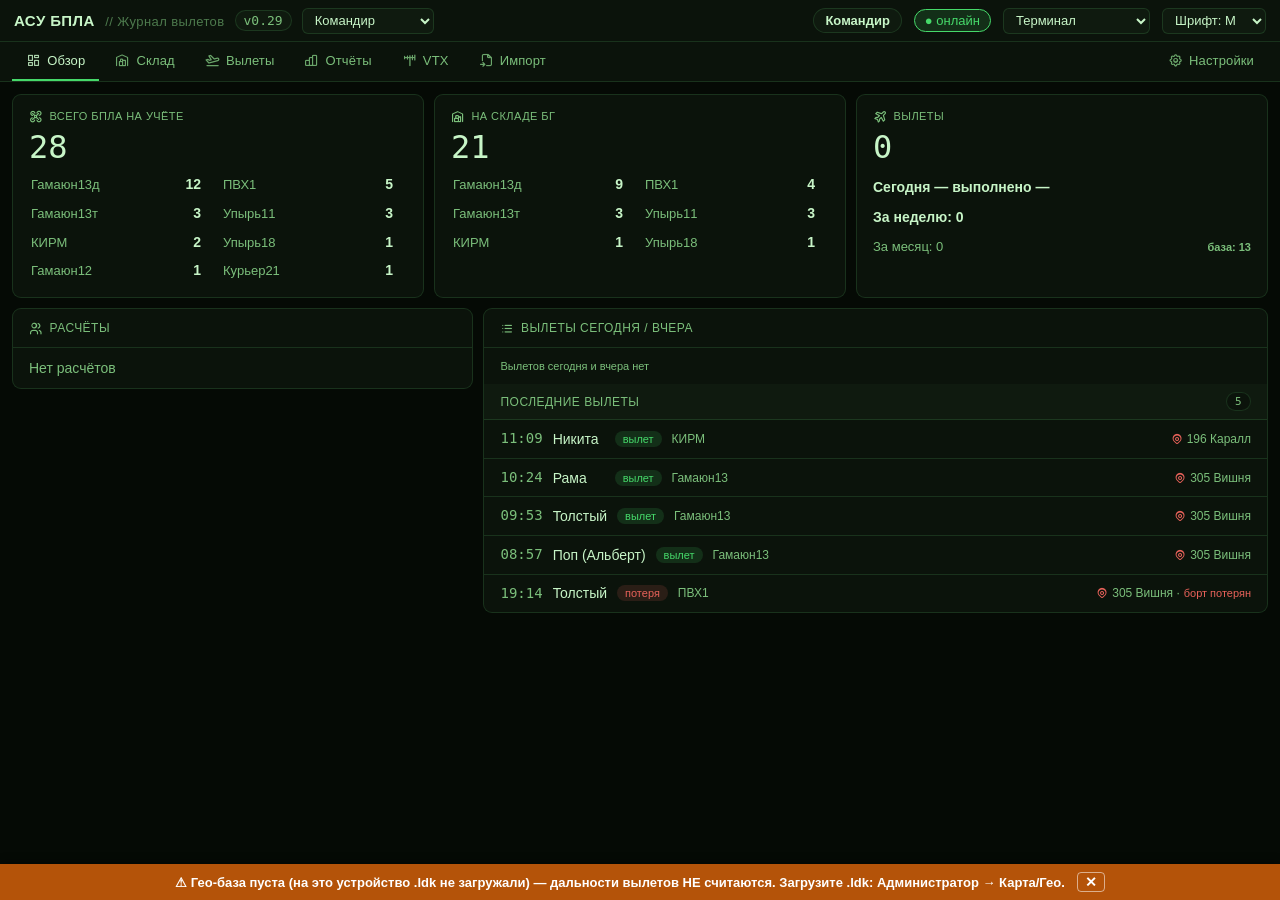
<file: index.html>
<!DOCTYPE html>
<html lang="ru">
<head>
<meta charset="UTF-8">
<meta name="app-build" content="2026101101">
<meta name="referrer" content="no-referrer"><!-- URL с ?u=&t=&k= не должен утекать в Referer (аудит 02.07.2026); первым тегом — до любых загрузок -->
<meta name="viewport" content="width=device-width, initial-scale=1.0">
<title>БПЛА Учёт</title>
<link rel="icon" href="favicon.ico" type="image/x-icon">
<!-- PWA (v0.29): установка на компьютер + офлайн-открытие; manifest/иконки — белый список деплоя (ARCHITECTURE §6) -->
<link rel="manifest" href="manifest.json">
<meta name="theme-color" content="#050a05">
<link rel="apple-touch-icon" href="icons/icon-192.png">
<link rel="stylesheet" href="style.css?v=2026101101">
<link rel="stylesheet" href="./icons/tabler-icons.min.css?v=2026101101">
<style id="themeStyle"></style>
</head>
<body>
<!-- ЭКРАН-ЗАСТАВКА: виден пока .app скрыт (visibility:hidden до применения роли).
     Скрывается в hideSplash() из hideLoginScreen()/showLoginScreen().
     onerror: нет LOGO.jpg — показываем только анимацию, загрузку не ломаем. -->
<div id="splashScreen">
  <img src="LOGO.jpg" alt="" class="splash-logo" onerror="this.style.display='none'">
  <div class="splash-bar"><span></span><span></span><span></span></div>
  <div class="splash-text">АСУ БПЛА загружается...</div>
</div>

<!-- ЭКРАН ВХОДА -->
<div id="loginScreen" style="display:none;position:fixed;top:0;left:0;width:100%;height:100%;background:var(--bg);z-index:10000;align-items:center;justify-content:center;flex-direction:column;gap:16px">
  <div style="font-size:20px;font-weight:700;color:var(--green);letter-spacing:3px">АСУ БПЛА</div>
  <div style="font-size:11px;color:var(--muted);letter-spacing:2px;margin-bottom:8px">АВТОРИЗАЦИЯ</div>
  <div style="width:320px;background:var(--card);border:1px solid var(--border2);padding:20px">
    <div style="margin-bottom:10px"><label>Логин</label><input id="loginInput" placeholder="логин" autocomplete="username" style="width:100%"></div>
    <div style="margin-bottom:14px"><label>Пароль</label><input id="passwordInput" type="password" placeholder="пароль" autocomplete="current-password" style="width:100%" onkeydown="if(event.key==='Enter')doLogin()"></div>
    <button class="btn btn-success" style="width:100%" onclick="doLogin()">Войти</button>
    <div id="loginError" style="font-size:11px;color:var(--red);margin-top:8px;text-align:center"></div>
  </div>
  <div style="font-size:10px;color:var(--muted)">или войдите по ссылке от администратора</div>
</div>

<!-- visibility:hidden до применения роли (снимается в hideLoginScreen ПОСЛЕ applyRoleFromAuth) —
     иначе до ограничений viewer/pilot на долю секунды мелькает полный админский интерфейс.
     visibility вместо display:none — чтобы не ломать layout при измерении размеров. -->
<div class="app" style="visibility:hidden">
<div class="topbar">
  <div class="logo">АСУ БПЛА <span>// Журнал вылетов</span></div>
  <div class="version">v0.29</div>
  <select id="roleSwitch" class="tb-select" onchange="switchRole(this.value)">
    <option value="admin">АДМИНИСТРАТОР</option>
    <option value="cmd">КОМАНДИР</option>
    <option value="tech">ТЕХНИК</option>
  </select>
  <div class="topbar-right">
    <div class="role-badge" id="roleBadge"><div class="role-dot"></div><b>Командир</b></div>
    <div class="sync-indicator" id="syncIndicator">● локально</div>
    <div class="queue-indicator" id="queueIndicator" style="display:none" title="Несинхронизированные изменения ждут отправки"></div>
    <select id="themeSwitch" class="tb-select" onchange="applyTheme(this.value)" title="Цветовая схема">
      <option value="terminal">Терминал</option>
      <option value="wb">Серый</option>
      <option value="bw">Бежевый</option>
      <option value="field">Полевой планшет</option>
    </select>
    <select id="fontSizeSwitch" class="tb-select" onchange="applyFontSize(this.value)" title="Размер шрифта">
      <option value="12">Шрифт: S</option>
      <option value="16" selected>Шрифт: M</option>
      <option value="20">Шрифт: L</option>
      <option value="24">Шрифт: XL</option>
    </select>
    <button id="logoutBtn" class="btn-exit" onclick="logout()" style="display:none">Выход</button>
  </div>
</div>
<div id="netBar"></div>

<div class="navbar" id="nav">
  <button class="nav-tab active" onclick="showPage('dashboard',this)"><i class="ti ti-layout-dashboard"></i>Обзор</button>
  <button class="nav-tab" id="invNavBtn" onclick="showPage('inventory',this)"><i class="ti ti-building-warehouse"></i>Склад</button>
  <button class="nav-tab" onclick="showPage('flights',this)"><i class="ti ti-plane-departure"></i>Вылеты</button>
  <button class="nav-tab" onclick="showPage('report',this)"><i class="ti ti-chart-bar"></i>Отчёты</button>
  <button class="nav-tab" id="vtxNavBtn" onclick="showPage('vtx',this)"><i class="ti ti-antenna"></i>VTX</button>
  <button class="nav-tab nav-extra" id="importNavBtn" onclick="showPage('import',this)"><i class="ti ti-file-import"></i>Импорт</button>
  <button class="nav-tab nav-extra" id="adminNavBtn" onclick="showPage('admin',this)" style="display:none"><i class="ti ti-shield"></i>Администратор</button>
  <button class="nav-tab nav-extra" id="settingsNavBtn" onclick="showPage('settings',this)" style="margin-left:auto"><i class="ti ti-settings"></i>Настройки</button>
  <!-- ☰-меню: на мобильном собирает «лишние» вкладки (Импорт/Администратор/Настройки).
       Пункты зовут showPage с РЕАЛЬНОЙ кнопкой таба (роутинг/подсветка штатные),
       видимость пунктов зеркалит инлайн-display реальных кнопок (роли не дублируются). -->
  <div class="nav-menu-wrap">
    <button class="nav-menu-btn" id="navMenuBtn" onclick="navMenuToggle(event)" title="Ещё" aria-label="Меню">☰</button>
    <div class="nav-menu" id="navMenu">
      <button class="nav-menu-item" id="navMenuImport" onclick="navMenuGo('import','importNavBtn')"><i class="ti ti-file-import"></i>Импорт</button>
      <button class="nav-menu-item" id="navMenuAdmin" onclick="navMenuGo('admin','adminNavBtn')"><i class="ti ti-shield"></i>Администратор</button>
      <button class="nav-menu-item" id="navMenuSettings" onclick="navMenuGo('settings','settingsNavBtn')"><i class="ti ti-settings"></i>Настройки</button>
    </div>
  </div>
</div>

<div class="main">

<!-- DASHBOARD -->
<div class="page active" id="page-dashboard">
  <div class="stats-row">
    <div class="stat-card">
      <div class="stat-label"><i class="ti ti-drone"></i> Всего БПЛА на учёте</div>
      <div class="stat-num" id="st-total">—</div>
      <div class="stat-list" id="st-total-detail"></div>
    </div>
    <div class="stat-card">
      <div class="stat-label"><i class="ti ti-building-warehouse"></i> На складе БГ</div>
      <div class="stat-num" id="st-stock">—</div>
      <div class="stat-list" id="st-stock-detail"></div>
    </div>
    <div class="stat-card">
      <div class="stat-label"><i class="ti ti-plane-tilt"></i> Вылеты</div>
      <div class="stat-num" id="st-flights">—</div>
      <div class="stat-meta" id="st-flights-detail"></div>
    </div>
  </div>
  <div class="bottom-row">
    <div class="section-card">
      <div class="section-header">
        <div class="section-title"><i class="ti ti-users"></i> Расчёты</div>
      </div>
      <div id="dashSquads"></div>
    </div>
    <div class="section-card">
      <div class="section-header">
        <div class="section-title"><i class="ti ti-list"></i> Вылеты сегодня / вчера</div>
      </div>
      <div id="dashRecent"></div>
    </div>
  </div>
</div>

<!-- INVENTORY -->
<div class="page" id="page-inventory">
  <!-- Глобальный умный список БПЛА — подключается ко всем полям -->
  <datalist id="dl-drones-smart"></datalist>

  <!-- форма добавления -->
  <div class="card" id="addDroneCard" style="display:none;margin-bottom:12px">
    <div style="font-size:13px;font-weight:700;margin-bottom:12px">Добавить БПЛА на склад</div>
    <div class="form-row cols2">
      <div><label>Название</label><input id="newDroneName" list="dl-drones-smart" placeholder="Гамаюн13д" autocomplete="off"></div>
      <div><label>Количество</label><input type="number" id="newDroneQty" value="1" min="1"></div>
    </div>
    <div style="display:flex;gap:8px">
      <button class="btn btn-success" onclick="addDrone()">Добавить</button>
      <button class="btn btn-sm" onclick="toggleAddDrone()">Отмена</button>
    </div>
  </div>

  <div class="page-header">
    <div class="page-title"><i class="ti ti-building-warehouse"></i> Складской учёт</div>
    <button class="btn btn-primary" id="addDroneBtn" onclick="toggleAddDrone()"><i class="ti ti-plus"></i> Добавить БПЛА</button>
  </div>

  <div class="two-col">
    <div class="section-card">
      <div class="section-header">
        <div class="section-title"><div class="status-dot-ok"></div> Склад (БГ)</div>
      </div>
      <div id="stockListBG"></div>
    </div>
    <div class="section-card">
      <div class="section-header">
        <div class="section-title"><div class="status-dot-warn"></div> Не БГ / Ремонт / Списан</div>
      </div>
      <div id="stockListNBG"></div>
    </div>
  </div>

  <!-- Расчёты -->
  <div class="section-card">
    <div class="section-header">
      <div class="section-title"><i class="ti ti-users"></i> Расчёты — выданные борта</div>
      <button id="squadEditBtn" class="btn-action" onclick="toggleSquadEditor()" style="display:none;padding:4px 10px;font-size:11px"><i class="ti ti-edit"></i> Редактировать</button>
    </div>
    <div id="squadTable"></div>
    <div id="squadEditor" style="display:none;padding:14px;border-top:0.5px solid var(--color-border-tertiary)">
      <div style="font-size:12px;font-weight:700;margin-bottom:10px;color:var(--muted)">РЕДАКТОР РАСЧЁТОВ</div>
      <div id="squadEditorList"></div>
      <div style="margin-top:12px;padding-top:12px;border-top:0.5px dashed var(--border)">
        <div style="font-size:12px;font-weight:600;margin-bottom:8px">Добавить расчёт</div>
        <div class="form-row cols2">
          <div><label>Имя пилота</label><input id="sq-newPilot" placeholder="Иванов"></div>
          <div><label>БПЛА через запятую</label><input id="sq-newDrones" list="dl-drones-smart" placeholder="Гамаюн13, КИРМ" autocomplete="off"></div>
        </div>
        <button class="btn btn-success btn-sm" onclick="squadAddPilot()">Добавить расчёт</button>
      </div>
    </div>
    <div class="actions-row" id="transferBtnArea">
      <button class="btn-action" onclick="openTransferForm()"><i class="ti ti-transfer"></i> Передача внутри</button>
      <button class="btn-action-info" onclick="openExchangeForm()"><i class="ti ti-arrows-exchange"></i> Обмен с другим подразделением</button>
    </div>
  </div>

  <!-- форма передачи -->
  <div class="card" id="transferCard" style="display:none">
    <div style="font-size:13px;font-weight:700;margin-bottom:12px">Передача БПЛА внутри подразделения</div>
    <div class="form-row cols2">
      <div><label>От кого</label>
        <select id="transFrom"><option value="склад">Склад</option></select>
      </div>
      <div><label>Кому</label>
        <select id="transTo"><option value="склад">На склад</option></select>
      </div>
    </div>
    <div class="form-row cols2">
      <div><label>БПЛА</label><input id="transDrone" placeholder="Гамаюн13" autocomplete="off"
        onclick="event.stopPropagation();const l=getTransferDrones();if(l.length)showQuickPicker(this,l,v=>{this.value=v})"></div>
      <div><label>Количество</label><input type="number" id="transQty" value="1" min="1"></div>
    </div>
    <div style="margin-bottom:10px"><label>Примечание</label><input id="transNote" placeholder="Задание командира / причина"></div>
    <div style="display:flex;gap:8px">
      <button class="btn btn-success" onclick="saveTransfer()">Оформить</button>
      <button class="btn btn-sm" onclick="document.getElementById('transferCard').style.display='none'">Отмена</button>
    </div>
  </div>

  <!-- форма обмена -->
  <div class="card" id="exchangeCard" style="display:none">
    <div style="font-size:13px;font-weight:700;margin-bottom:4px">⇄ Обмен с другим подразделением</div>
    <div style="font-size:11px;color:var(--muted);margin-bottom:12px">Списывает отданный борт со склада, приходует полученный</div>
    <div class="form-row cols2">
      <div><label>Дата операции</label><input type="date" id="exDate"></div>
      <div><label>Подразделение</label><input id="exUnit" placeholder="Рота разведки / 3-й батальон"></div>
    </div>
    <div style="margin-bottom:10px">
      <label style="display:flex;align-items:center;gap:6px;cursor:pointer">
        <input type="checkbox" id="exOneWay" onchange="exToggleOneWay()" style="width:auto;margin:0">
        Односторонняя передача (без обмена)
      </label>
    </div>
    <div id="exDirRow" style="display:none;margin-bottom:10px">
      <label>Направление</label>
      <div style="display:flex;gap:16px;margin-top:4px">
        <label style="display:flex;align-items:center;gap:6px;cursor:pointer;font-weight:400">
          <input type="radio" name="exDir" value="give" checked onchange="exToggleOneWay()" style="width:auto;margin:0"> Отдаём (со склада)
        </label>
        <label style="display:flex;align-items:center;gap:6px;cursor:pointer;font-weight:400">
          <input type="radio" name="exDir" value="get" onchange="exToggleOneWay()" style="width:auto;margin:0"> Получаем (на склад)
        </label>
      </div>
    </div>
    <div style="display:grid;grid-template-columns:1fr 40px 1fr;gap:8px;align-items:end;margin-bottom:10px">
      <div id="exGiveBlock">
        <label>Отдали (списать со склада)</label>
        <input id="exGive" placeholder="Гамаюн13т" autocomplete="off"
          onclick="event.stopPropagation();const l=getExchangeGiveDrones();if(l.length)showQuickPicker(this,l,v=>{this.value=v})">
        <input type="number" id="exGiveQty" value="1" min="1" style="margin-top:6px" placeholder="кол-во">
      </div>
      <div id="exArrow" style="text-align:center;font-size:18px;padding-bottom:8px;color:var(--muted)">⇄</div>
      <div id="exGetBlock">
        <label>Получили (оприходовать на склад)</label>
        <input id="exGet" list="dl-drones-smart" placeholder="Гамаюн13д" autocomplete="off">
        <input type="number" id="exGetQty" value="1" min="1" style="margin-top:6px" placeholder="кол-во">
      </div>
    </div>
    <div style="margin-bottom:10px"><label>Примечание</label><input id="exNote" placeholder="Причина обмена, состояние борта..."></div>
    <div style="display:flex;gap:8px">
      <button class="btn btn-success" onclick="saveExchange()">Оформить обмен</button>
      <button class="btn btn-sm" onclick="document.getElementById('exchangeCard').style.display='none'">Отмена</button>
    </div>
  </div>

  <!-- лог изменений -->
  <div class="section-card" id="transfersLogCard">
    <div class="section-header">
      <div class="section-title"><i class="ti ti-history"></i> Изменения</div>
    </div>
    <div id="transfersLog"><div style="color:var(--muted);font-size:12px;padding:12px 16px">Нет операций</div></div>
  </div>

</div><!-- page-inventory -->

<!-- FLIGHTS -->
<div class="page" id="page-flights">
  <!-- datalists -->
  <datalist id="dl-ammo-catalog"></datalist>
  <datalist id="dl-pilots"></datalist>
  <datalist id="dl-ammo"></datalist>
  <datalist id="dl-drones"></datalist>
  <datalist id="dl-targets"></datalist>

  <!-- ФОРМА ВВОДА ВЫЛЕТА -->
  <div class="card" id="quickFlightCard" style="margin-bottom:8px;border-color:var(--green3)">
    <div style="display:flex;gap:4px;align-items:flex-end;flex-wrap:wrap">
      <!-- Пилот — показывается только admin/cmd/local -->
      <div id="qf-pilot-wrap" style="min-width:90px;flex:1">
        <label>Пилот</label>
        <input id="qf-pilot" placeholder="Имя" autocomplete="off"
          onclick="event.stopPropagation();showQuickPicker(this,getSmartPilots(),v=>{this.value=v})">
      </div>


      <div style="min-width:60px;flex:0.7">
        <label>Номер</label>
        <input id="qf-target-num" placeholder="534" autocomplete="off"
          onclick="event.stopPropagation();showQuickPicker(this,getSmartTargetNumbers(),v=>{this.value=v})">
      </div>
      <div style="min-width:80px;flex:1">
        <label>Цвет</label>
        <input id="qf-target-color" placeholder="коралл" autocomplete="off"
          onclick="event.stopPropagation();showQuickPicker(this,getSmartTargetColors(),v=>{this.value=v})">
      </div>
      <div style="min-width:90px;flex:1">
        <label>Груз</label>
        <input id="qf-ammo" placeholder="Пом2" autocomplete="off"
          onclick="event.stopPropagation();showQuickPicker(this,getSmartAmmo(),v=>{this.value=v})">
      </div>
      <div style="min-width:100px;flex:1">
        <label>БПЛА</label>
        <input id="qf-drone" placeholder="Гамаюн13" autocomplete="off"
          onclick="event.stopPropagation();showQuickPicker(this,getSmartDrones(),v=>{this.value=v})">
      </div>
      <div style="width:90px">
        <label>Задача</label>
        <select id="qf-result">
          <option value="yes">✅ выполнена</option>
          <option value="no">❌ нет</option>
        </select>
      </div>
      <div style="width:90px">
        <label>Борт</label>
        <select id="qf-returned">
          <option value="yes">вернул</option>
          <option value="no">потерян</option>
        </select>
      </div>
      <div style="min-width:120px;flex:1.5">
        <label>Примечание</label>
        <input id="qf-note" placeholder="необязательно">
      </div>
      <div style="padding-bottom:1px">
        <label style="visibility:hidden">.</label>
        <button class="btn btn-success" onclick="saveQuickFlight()" style="white-space:nowrap;height:29px">✓ Записать</button>
      </div>
    </div>
    <div id="qf-status" style="font-size:10px;color:var(--green2);margin-top:4px;min-height:14px"></div>
  </div>

  <!-- ЖУРНАЛ ТАБЛИЦЕЙ -->
  <div class="section-card">
    <div class="section-header flt-header">
      <div class="section-title"><i class="ti ti-list"></i> Журнал вылетов <span class="flt-count" id="flightCount"></span></div>
      <div class="flt-controls">
        <input class="flt-inp flt-date" type="date" id="filterFrom" onchange="flightDateManual()" title="С даты">
        <input class="flt-inp flt-date" type="date" id="filterTo" onchange="flightDateManual()" title="По дату">
        <select class="flt-inp" id="filterPilot" onchange="renderFlights()"><option value="">Все пилоты</option></select>
        <div class="ms-wrap" id="flDroneWrap">
          <div class="ms-field" id="flDroneField" onclick="flMsToggle('Drone',event)" title="Фильтр по борту">
            <span id="flDroneLabel">Борт: все</span>
            <i class="ti ti-chevron-down ms-caret"></i>
          </div>
          <div class="ms-panel" id="flDronePanel">
            <div class="ms-list" id="flDroneList"></div>
            <div class="ms-foot">
              <button type="button" class="btn btn-sm" onclick="flMsSelectAll('Drone',event)">Все</button>
              <button type="button" class="btn btn-sm" onclick="flMsClearAll('Drone',event)">Снять все</button>
            </div>
          </div>
        </div>
        <div class="ms-wrap" id="flAmmoWrap">
          <div class="ms-field" id="flAmmoField" onclick="flMsToggle('Ammo',event)" title="Фильтр по грузу">
            <span id="flAmmoLabel">Груз: все</span>
            <i class="ti ti-chevron-down ms-caret"></i>
          </div>
          <div class="ms-panel" id="flAmmoPanel">
            <div class="ms-list" id="flAmmoList"></div>
            <div class="ms-foot">
              <button type="button" class="btn btn-sm" onclick="flMsSelectAll('Ammo',event)">Все</button>
              <button type="button" class="btn btn-sm" onclick="flMsClearAll('Ammo',event)">Снять все</button>
            </div>
          </div>
        </div>
        <select class="flt-inp" id="filterResult" onchange="flSetResult(this.value)" title="Результат">
          <option value="all">Результат: все</option>
          <option value="yes">Выполнено</option>
          <option value="no">Не выполнено</option>
        </select>
        <select class="flt-inp" id="filterReturned" onchange="flSetReturned(this.value)" title="Возврат борта">
          <option value="all">Борт: все</option>
          <option value="yes">Вернул</option>
          <option value="no">Потерял</option>
        </select>
        <select class="flt-inp" id="flightPeriod" onchange="flightPeriodChange(this.value)" title="Период">
          <option value="week">Неделя</option>
          <option value="month">Месяц</option>
          <option value="all">Весь период</option>
          <option value="custom">Произвольный</option>
        </select>
        <button class="btn btn-sm" onclick="flGotoReport()" title="Сводка по текущей выборке журнала"><i class="ti ti-chart-bar"></i> Отчёт</button>
      </div>
    </div>
    <div id="flightList" style="overflow-x:auto"></div>
  </div>
</div>

<!-- REPORT -->
<div class="page" id="page-report">
  <div class="section-head">
    <div class="section-title">Отчёты</div>
  </div>
  <div class="card" style="margin-bottom:12px">
    <div class="form-row cols3">
      <div><label>Тип отчёта</label>
        <select id="repType" onchange="onRepTypeChange()">
          <option value="stock">Складской учёт</option>
          <option value="flights">Вылеты за период</option>
          <option value="losses">Потери</option>
          <option value="issued">Выдано</option>
          <option value="summary">Сводка по расчётам</option>
          <option value="detailed">Подробный отчёт по расчётам</option>
          <option value="verbal">Устный доклад (AI)</option>
          <option value="reportage" id="repTypeReportage">Репортаж недели (AI)</option>
          <option value="byfilter" id="repTypeByFilter">По выборке журнала</option>
        </select>
      </div>
      <div id="repFromCol"><label>С даты</label><input type="date" id="repFrom" onchange="buildReport()"></div>
      <div id="repToCol"><label>По дату</label><input type="date" id="repTo" onchange="buildReport()"></div>
      <!-- Адаптивный период для устного доклада (скользящие окна) — показывается только для type=verbal -->
      <div id="vrPeriodCol" style="display:none"><label>Период доклада</label>
        <select id="vrPeriod" onchange="vrPeriodChange()">
          <option value="week">Неделя</option>
          <option value="month">Месяц</option>
          <option value="year">Год</option>
          <option value="custom">Произвольный</option>
        </select>
      </div>
      <!-- Адаптивный период для репортажа (календарный) — показывается только для type=reportage -->
      <div id="rpgPeriodCol" style="display:none"><label>Период репортажа</label>
        <select id="rpgPeriod" onchange="rpgPeriodChange()">
          <option value="week">Календарная неделя (пн–вс)</option>
          <option value="month">Календарный месяц</option>
        </select>
      </div>
    </div>
    <div class="form-row cols2">
      <div><label>Пилот (все если не выбран)</label>
        <select id="repPilot" onchange="buildReport()">
          <option value="">Все пилоты</option>
        </select>
      </div>
      <div><label>Тип БПЛА (все если не выбран)</label>
        <div class="ms-wrap" id="repDroneWrap">
          <div class="ms-field" id="repDroneField" onclick="toggleDronePanel(event)">
            <span id="repDroneLabel">Все борты</span>
            <i class="ti ti-chevron-down ms-caret"></i>
          </div>
          <div class="ms-panel" id="repDronePanel">
            <div class="ms-list" id="repDroneList"></div>
            <div class="ms-foot">
              <button type="button" class="btn btn-sm" onclick="resetDroneFilter(event)">Сбросить</button>
            </div>
          </div>
        </div>
      </div>
    </div>
    <div style="display:flex;gap:8px;flex-wrap:wrap">
      <button class="btn btn-primary" id="repRunBtn" onclick="runReport()">Сформировать</button>
      <!-- id — стабильный хук для copyReport («✓ Скопировано»): раньше кнопка искалась
           по тексту атрибута onclick, селектор молча ломался от правки разметки -->
      <button class="btn btn-sm" id="repCopyBtn" style="color:var(--muted)" onclick="copyReport()">Копировать текст</button>
      <button class="btn btn-sm" style="color:var(--muted)" onclick="printReport()">Печать / PDF</button>
    </div>
  </div>
  <div id="reportOutput"></div>
</div>

<!-- VTX — генератор Betaflight vtx-команд (автономный инструмент, учёта не трогает) -->
<div class="page" id="page-vtx">
  <!-- Шапка в одну строку: слева заголовок, справа загрузка + статус -->
  <div class="vtx-head">
    <div class="section-title" style="margin:0">VTX — генератор команд Betaflight</div>
    <div class="vtx-head-actions">
      <input type="file" id="vtxFileInput" accept=".json,application/json" style="display:none" onchange="vtxImportFile(this)">
      <button class="btn btn-primary btn-sm" onclick="document.getElementById('vtxFileInput').click()"><i class="ti ti-upload"></i> Загрузить таблицу</button>
      <span id="vtxLoadStatus" class="vtx-status">Таблица не загружена</span>
    </div>
  </div>

  <!-- Двухколоночная сетка (auto-fit сам сворачивает в один столбец на узких) -->
  <div class="vtx-cols">
    <!-- ЛЕВАЯ КОЛОНКА: таблица частот → готовый набор команд -->
    <div class="vtx-col">
      <div class="card" id="vtxTableCard">
        <div class="card-title">Таблица частот</div>
        <div id="vtxTableWrap" style="overflow-x:auto"></div>
      </div>
      <div class="card" id="vtxCmdCard">
        <div class="vtx-card-head">
          <div class="card-title" style="margin:0">Готовый набор команд</div>
          <div class="vtx-card-actions">
            <!-- id — стабильные хуки для vtxSyncButtons/vtxCopyCommands (раньше искали
                 по тексту атрибута onclick: селектор ломался от любой правки разметки) -->
            <button class="btn btn-primary btn-sm" id="vtxGenBtn" onclick="vtxGenerate()">Сгенерировать</button>
            <button class="btn btn-sm" id="vtxCopyBtn" style="color:var(--muted)" onclick="vtxCopyCommands()">Копировать</button>
          </div>
        </div>
        <pre id="vtxOutput" class="vtx-output"></pre>
      </div>
    </div>

    <!-- ПРАВАЯ КОЛОНКА: конструктор AUX -->
    <div class="vtx-col">
      <div class="card" id="vtxBuilderCard">
        <div class="vtx-card-head">
          <div class="card-title" style="margin:0">Конструктор AUX → команды</div>
          <div class="vtx-card-actions">
            <!-- vtx-addblock-btn — стабильный хук для vtxSyncButtons (их две, поэтому класс,
                 а не id; такие же кнопки рендерит vtxRenderBlocks в пустом состоянии) -->
            <button class="btn btn-sm vtx-addblock-btn" onclick="vtxAddBlock('power')"><i class="ti ti-bolt"></i> + Блок мощности</button>
            <button class="btn btn-sm vtx-addblock-btn" onclick="vtxAddBlock('freq')"><i class="ti ti-antenna"></i> + Блок частоты</button>
          </div>
        </div>
        <div id="vtxBlocks"></div>
      </div>
    </div>
  </div>
</div>

<!-- IMPORT -->
<div class="page" id="page-import">
  <div class="section-head">
    <div class="section-title">Импорт текста из чата</div>
  </div>

  <div class="card" style="margin-bottom:12px">
    <div class="notice">Вставьте одно или несколько сообщений из чата. ИИ распознает каждое и заполнит поля. Вы проверяете и сохраняете.</div>
    <div class="parse-area">
      <label>Сообщения (можно несколько строк)</label>
      <textarea id="rawMsg" rows="6" placeholder="[23.05.2026 8:34] Рама: Первый вылет. 305 вишня, доставка на месте. Борт вернул Гамаюн 13
[23.05.2026 10:25] Толстый: Первый вылет 305 Вишня Провизия на месте борт вернул.Гамаюн13"></textarea>
      <div style="display:flex;gap:8px;margin-top:8px;align-items:center">
        <button class="btn btn-primary" onclick="parseMessages()">Распознать через ИИ</button>
        <button class="btn btn-sm" onclick="clearParse()" style="color:var(--muted)">Очистить</button>
        <span id="parseStatus" style="font-size:12px;color:var(--muted)"></span>
      </div>
    </div>
  </div>

  <div id="parsedCards"></div>
</div>

<!-- ADMIN -->
<div class="page" id="page-admin">
  <div class="section-head">
    <div class="section-title" style="color:var(--red)">Администратор</div>
  </div>
  <div class="notice" style="background:var(--danger-soft);border-color:var(--danger);color:var(--danger)">Внимание: все изменения и удаления необратимы. Данные сохраняются немедленно.</div>

  <!-- Вкладки внутри раздела -->
  <div class="adm-tabs">
    <button class="adm-tab active" onclick="showAdminTab('flights',this)">Журнал вылетов</button>
    <button class="adm-tab" onclick="showAdminTab('users',this)">Пользователи</button>
    <button class="adm-tab" onclick="showAdminTab('stock',this)">Склад</button>
    <button class="adm-tab" onclick="showAdminTab('squads',this)">Расчёты</button>
    <button class="adm-tab" onclick="showAdminTab('ammo',this)">Грузы</button>
    <button class="adm-tab" onclick="showAdminTab('actlog',this)">Журнал действий</button>
    <button class="adm-tab" onclick="showAdminTab('geo',this)">Карта/Гео</button>
    <button class="adm-tab" onclick="showAdminTab('data',this)">Данные</button>
  </div>

  <!-- ВКЛАДКА: ЖУРНАЛ ВЫЛЕТОВ -->
  <div class="adm-panel" id="adm-flights">
    <div class="card" style="margin-bottom:12px">
      <div style="display:flex;gap:8px;flex-wrap:wrap;align-items:flex-end">
        <div><label>С даты</label><input style="width:140px" type="date" id="adm-filterFrom" onchange="renderAdminFlights()"></div>
        <div><label>По дату</label><input style="width:140px" type="date" id="adm-filterTo" onchange="renderAdminFlights()"></div>
        <div><label>Пилот</label><input style="width:120px" placeholder="Все" id="adm-filterPilot" oninput="renderAdminFlights()"></div>
        <button class="btn btn-sm" onclick="admClearFilters()" style="color:var(--muted)">Сбросить</button>
        <span id="adm-flightCount" style="font-size:11px;color:var(--muted);margin-left:auto;align-self:center"></span>
      </div>
    </div>
    <div class="card" style="overflow-x:auto">
      <div id="adminFlightList"></div>
    </div>
  </div>

  <!-- ВКЛАДКА: ПОЛЬЗОВАТЕЛИ (v0.26 — переехала из Настроек; вкладка доступна только
       admin: раздел Администратор скрыт всем остальным ролям в switchRole).
       Замещение (acting_role, Backend v7.6) назначается/снимается селектом в списке. -->
  <div class="adm-panel" id="adm-users" style="display:none">
    <div class="card" style="margin-bottom:12px">
      <div class="card-title">Пользователи</div>
      <div id="usersList" style="margin-bottom:12px;overflow-x:auto"></div>
      <div style="font-size:11px;color:var(--muted)">Замещение (и.о.) — временная дополнительная роль: расширяет права, не меняя пилотскую идентичность и привязку к расчёту. Снимается вручную (выбрать «— нет —» → Замещение).</div>
    </div>
    <div class="card" id="usersCard">
      <div class="card-title">Добавить пользователя</div>
      <div class="form-row cols3">
        <div><label>Логин</label><input id="nu-login" placeholder="pop" autocomplete="off"></div>
        <div><label>Пароль</label><input id="nu-password" type="password" placeholder="пароль" autocomplete="new-password"></div>
        <div><label>Роль</label>
          <select id="nu-role" onchange="nuRoleChange()">
            <option value="pilot">Пилот</option>
            <option value="tech">Техник</option>
            <option value="cmd">Командир</option>
            <option value="admin">Администратор</option>
            <option value="viewer">Наблюдатель (только просмотр)</option>
          </select>
        </div>
      </div>
      <div class="form-row cols2" id="nu-callsign-row">
        <div>
          <label>Позывной в базе (имя пилота)</label>
          <select id="nu-callsign">
            <option value="">— выбрать из расчётов —</option>
          </select>
        </div>
        <div style="display:flex;flex-direction:column;justify-content:center;font-size:11px;color:var(--muted);padding-top:16px">
          Свяжет логин с вылетами и дронами пилота
        </div>
      </div>
      <div class="form-row cols2">
        <div><label>Ключ шифрования для ссылки</label><input id="nu-enckey" placeholder="автозаполнение из настроек"></div>
        <div style="display:flex;flex-direction:column;justify-content:flex-end">
          <button class="btn btn-success btn-sm" onclick="createUser()">Создать и получить ссылку</button>
        </div>
      </div>
      <div id="nu-link-result" style="display:none;margin-top:10px;padding:10px;background:var(--bg2);border:1px solid var(--border2);font-size:11px">
        <div id="nu-link-title" style="color:var(--green);font-weight:700;margin-bottom:6px">✓ Ссылка для пользователя:</div>
        <div id="nu-link-text" style="word-break:break-all;color:var(--text);margin-bottom:8px"></div>
        <button class="btn btn-sm btn-primary" onclick="copyUserLink()">Копировать ссылку</button>
      </div>
    </div>
  </div>

  <!-- ВКЛАДКА: СКЛАД -->
  <div class="adm-panel" id="adm-stock" style="display:none">
    <div class="card" style="margin-bottom:12px">
      <div class="card-title">Склад — редактирование</div>
      <div id="adminStockList"></div>
      <div style="margin-top:12px;padding-top:12px;border-top:1px solid var(--border)">
        <div style="font-size:12px;font-weight:700;margin-bottom:8px;color:var(--text2)">Добавить позицию</div>
        <div class="form-row cols3">
          <div><label>Название</label><input id="adm-newName" list="dl-drones-smart" placeholder="Гамаюн13" autocomplete="off"></div>
          <div><label>Кол-во</label><input type="number" id="adm-newQty" value="1" min="0"></div>
          <div><label>Статус</label>
            <select id="adm-newStatus">
              <option value="bg">БГ (склад)</option>
              <option value="nbg">Не БГ</option>
            </select>
          </div>
        </div>
        <button class="btn btn-success btn-sm" onclick="adminAddStock()">Добавить</button>
      </div>
    </div>
  </div>

  <!-- ВКЛАДКА: РАСЧЁТЫ -->
  <div class="adm-panel" id="adm-squads" style="display:none">
    <div class="card" style="margin-bottom:12px">
      <div class="card-title">Расчёты — редактирование</div>
      <div id="adminSquadList"></div>
      <div style="margin-top:12px;padding-top:12px;border-top:1px solid var(--border)">
        <div style="font-size:12px;font-weight:700;margin-bottom:8px;color:var(--text2)">Добавить расчёт</div>
        <div class="form-row cols2">
          <div><label>Имя пилота</label><input id="adm-newPilot" placeholder="Иванов"></div>
          <div><label>БПЛА (через запятую)</label><input id="adm-newPilotDrones" list="dl-drones-smart" placeholder="Гамаюн13,КИРМ" autocomplete="off"></div>
        </div>
        <button class="btn btn-success btn-sm" onclick="adminAddSquad()">Добавить расчёт</button>
      </div>
    </div>
  </div>

  <!-- ВКЛАДКА: КАРТА/ГЕО -->
  <div class="adm-panel" id="adm-geo" style="display:none">
    <div class="card" style="margin-bottom:12px">
      <div class="card-title">Карта / Геоданные</div>
      <div class="notice" style="margin-bottom:10px">Данные точек хранятся <b>только в этом браузере</b> (IndexedDB) и никогда не отправляются в облако — <b>в облаке их копии нет</b>, восстановить можно только повторной загрузкой <code>.ldk</code>. Формат — AlpineQuest <code>.ldk</code>.</div>
      <div style="display:flex;gap:8px;flex-wrap:wrap;align-items:center;margin-bottom:12px">
        <button class="btn btn-primary" onclick="document.getElementById('ldkInput').click()">📂 Загрузить .ldk</button>
        <input type="file" id="ldkInput" accept=".ldk" style="display:none" onchange="geoImportLDK(this)">
        <button class="btn btn-sm" onclick="geoRecalcAllMissing()">Пересчитать вылеты без дистанций</button>
        <button class="btn btn-sm" onclick="geoRecalcAllForce()">Пересчитать незаблокированные</button>
        <button class="btn btn-sm" style="color:var(--amber);border-color:var(--amber)" onclick="geoRecalcAllResetLocks()">Сбросить все блокировки и пересчитать</button>
        <button class="btn btn-sm" style="color:var(--red);border-color:var(--red)" onclick="geoClearDB()">Очистить геоданные</button>
        <span id="geo-status" style="font-size:11px;color:var(--muted)"></span>
      </div>
      <div id="geo-stats"></div>
    </div>
  </div>

  <!-- ВКЛАДКА: ДАННЫЕ -->
  <div class="adm-panel" id="adm-data" style="display:none">
    <div class="card" style="margin-bottom:12px">
      <div class="card-title">Сохранение и загрузка данных</div>
      <div style="display:flex;gap:8px;flex-wrap:wrap;margin-bottom:12px">
        <button class="btn btn-success" onclick="adminManualSave()">💾 Сохранить в браузер</button>
        <button class="btn btn-primary" onclick="adminExportJSON()">📥 Экспорт в файл .json</button>
        <button class="btn btn-primary" onclick="document.getElementById('importJSONInput').click()">📤 Загрузить из файла .json</button>
        <input type="file" id="importJSONInput" accept=".json" style="display:none" onchange="adminImportJSON(this)">
        <button class="btn btn-sm" style="color:var(--amber);border-color:var(--amber)" onclick="adminCleanOrphanLosses()" title="Удалить записи о потерях без соответствующего вылета">🧹 Очистить журнал потерь</button>
        <button class="btn btn-sm" style="color:var(--amber);border-color:var(--amber)" onclick="adminDedupeLossTransfers()" title="Удалить повторные записи о потерях с одинаковыми дата+время+пилот+борт (наследие бага двойного списания)">🧹 Удалить дубли потерь</button>
      </div>
      <div id="saveStatus" style="font-size:12px;color:var(--muted)">Данные хранятся в localStorage. Для переноса на другое устройство — экспортируйте в файл.</div>
    </div>
    <!-- Контроль версии (v0.29, Backend v7.10): только учётка admin (update.js → updRenderMinBuildCard) -->
    <div class="card" style="margin-bottom:12px;display:none" id="minBuildCard">
      <div class="card-title">Минимальная версия клиента</div>
      <div style="font-size:11px;color:var(--muted);margin-bottom:8px">Устройства со сборкой ниже минимума не пишут в облако (красная полоса «Версия устарела», записи ждут в очереди) — пока их не обновят. Поднимать после выкладки НЕСОВМЕСТИМЫХ изменений, когда это устройство уже на новой версии. Кто не обновился — Администратор → Пользователи, «Последний вход · сборка»; отказы — в журнале действий (sync / outdated).</div>
      <div style="font-size:12px;margin-bottom:4px">Эта сборка: <span id="mbSelf" style="font-family:var(--font-mono)"></span></div>
      <div id="mbServer" style="font-size:12px;margin-bottom:8px;color:var(--muted)"></div>
      <div style="display:flex;gap:8px;flex-wrap:wrap;align-items:center">
        <button class="btn btn-sm btn-primary" data-mb="1" onclick="updSetMinBuildServer('current')">Установить текущую сборку</button>
        <input id="mbInput" placeholder="ГГГГММДДNN" inputmode="numeric" autocomplete="off" style="width:130px">
        <button class="btn btn-sm" data-mb="1" onclick="updSetMinBuildServer('manual')">Установить</button>
        <button class="btn btn-sm" data-mb="1" style="color:var(--amber);border-color:var(--amber)" onclick="updSetMinBuildServer('off')">Выключить</button>
      </div>
      <div id="mbStatus" style="font-size:11px;color:var(--muted);margin-top:6px"></div>
    </div>
    <div class="card" style="margin-bottom:12px">
      <div class="card-title">Переименование модели БПЛА</div>
      <div style="font-size:11px;color:var(--muted);margin-bottom:10px">Каноническое переименование во ВСЕХ записях (склад, расчёты, вылеты, журнал передач) одной операцией — аудит целостности остаётся сведённым. Если новое имя уже есть как модель — записи СОЛЬЮТСЯ в одну. Только администратор.</div>
      <div style="display:flex;gap:8px;align-items:flex-end;flex-wrap:wrap">
        <div><label>Текущая модель</label>
          <select id="renameModelOld" style="min-width:160px"><option value="">— выберите модель —</option></select>
        </div>
        <div style="align-self:center;padding-bottom:6px">→</div>
        <div><label>Новое название</label><input id="renameModelNew" placeholder="Рейс15" style="width:160px"></div>
        <button class="btn btn-primary btn-sm" onclick="adminRenameModelRun()">Переименовать</button>
      </div>
    </div>
    <div class="card danger-zone">
      <div class="card-title">Опасная зона</div>
      <div style="display:flex;gap:8px;flex-wrap:wrap">
        <button class="btn btn-danger" onclick="adminClearFlights()">Удалить все вылеты</button>
        <button class="btn btn-danger" onclick="adminResetAll()">Полный сброс данных</button>
      </div>
    </div>
  </div>

  <!-- ВКЛАДКА: ГРУЗЫ -->
  <div class="adm-panel" id="adm-ammo" style="display:none">
    <div class="card" style="margin-bottom:12px">
      <div class="card-title">Справочник грузов</div>
      <div style="font-size:11px;color:var(--muted);margin-bottom:10px">Эталонные названия. При нормализации все варианты написания из колонки «Алиасы» заменятся на эталонное название в базе вылетов.</div>
      <div id="ammoList"></div>
      <div style="margin-top:10px;padding-top:10px;border-top:1px solid var(--border)">
        <div style="font-size:12px;font-weight:700;margin-bottom:8px;color:var(--text2)">Добавить груз</div>
        <div class="form-row cols3">
          <div><label>Название (эталон)</label><input id="ammo-new-name" placeholder="Пом2"></div>
          <div><label>Категория</label>
            <select id="ammo-new-cat">
              <option value="применение">Применение</option>
              <option value="доставка">Доставка</option>
            </select>
          </div>
          <div><label>Алиасы (через запятую)</label><input id="ammo-new-aliases" placeholder="пом2,ПОМ2,пом 2"></div>
        </div>
        <div style="display:flex;gap:8px">
          <button class="btn btn-success btn-sm" onclick="ammoAdd()">Добавить</button>
          <button class="btn btn-primary btn-sm" onclick="ammoNormalize()">⚡ Нормализовать базу вылетов</button>
          <button class="btn btn-primary btn-sm" onclick="ammoSaveToCloud()">☁ Сохранить в облако</button>
        </div>
        <div id="ammo-status" style="font-size:11px;color:var(--muted);margin-top:8px"></div>
      </div>
    </div>
  </div>

  <!-- ВКЛАДКА: ЖУРНАЛ ДЕЙСТВИЙ -->
  <div class="adm-panel" id="adm-actlog" style="display:none">
    <div class="card" style="margin-bottom:12px">
      <div style="display:flex;gap:8px;align-items:flex-end;flex-wrap:wrap;margin-bottom:10px">
        <div><label>С даты</label><input type="date" id="actlog-from" style="width:140px" onchange="renderActLog()"></div>
        <div><label>По дату</label><input type="date" id="actlog-to" style="width:140px" onchange="renderActLog()"></div>
        <div><label>Пользователь</label><input id="actlog-user" placeholder="Все" style="width:120px" oninput="renderActLog()"></div>
        <div><label>Тип</label>
          <select id="actlog-type" onchange="renderActLog()" style="width:130px">
            <option value="">Все</option>
            <option value="flight">Вылеты</option>
            <option value="stock">Склад</option>
            <option value="transfer">Передача</option>
            <option value="squad">Расчёты</option>
            <option value="user">Пользователи</option>
            <option value="admin">Админ-операции</option>
            <option value="auth">Авторизация</option>
          </select>
        </div>
        <button class="btn btn-sm" onclick="actlogClearFilters()" style="color:var(--muted)">Сбросить</button>
      </div>
      <div id="actLogList"></div>
    </div>
  </div>
</div>

<!-- SETTINGS -->
<div class="page" id="page-settings">
  <div class="section-head"><div class="section-title">⚙ Настройки</div></div>

  <!-- ПРИЛОЖЕНИЕ: версия + установка PWA (update.js → updRenderAppCard), видно всем ролям -->
  <div class="card" style="margin-bottom:10px" id="appCard">
    <div class="card-title">Приложение</div>
    <div id="appVerInfo" style="font-size:12px;color:var(--muted);font-family:var(--font-mono);margin-bottom:8px"></div>
    <div style="display:flex;gap:8px;flex-wrap:wrap;align-items:center">
      <button class="btn btn-primary" id="pwaInstallBtn" style="display:none" onclick="updInstall()">🖥 Установить на компьютер</button>
      <span id="pwaInstallStatus" style="font-size:11px;color:var(--muted)"></span>
    </div>
  </div>

  <!-- AI-СЕРВЕР (импорт, доклады, репортажи) — видно всем ролям, включая viewer -->
  <div class="card" style="margin-bottom:10px" id="cfg-ai-card">
    <div class="card-title">AI-сервер (импорт, доклады, репортажи)</div>
    <div class="notice">Один сервер на все AI-функции. По умолчанию — локальный opi-ai на Orange Pi: трафик не уходит в интернет, ключ не нужен.</div>
    <div style="display:flex;gap:16px;flex-wrap:wrap;margin:10px 0;align-items:center">
      <label style="display:flex;gap:6px;align-items:center;cursor:pointer">
        <input type="radio" name="ai-server-type" id="ai-type-local" value="local" onchange="aiToggleServerType('local')" checked>
        <span>🏠 Локальный opi-ai</span>
      </label>
      <label style="display:flex;gap:6px;align-items:center;cursor:pointer">
        <input type="radio" name="ai-server-type" id="ai-type-external" value="external" onchange="aiToggleServerType('external')">
        <span>🌐 Внешний API</span>
      </label>
    </div>

    <!-- Локальный сервер -->
    <div id="ai-local-block">
      <div class="form-row cols2">
        <div>
          <label>URL сервера</label>
          <input id="ai-local-url" placeholder="http://192.168.0.163:8080" autocomplete="off">
        </div>
        <div>
          <label>Модель</label>
          <select id="ai-local-model">
            <option value="gemma-2b">gemma-2b (быстрая)</option>
            <option value="gemma-9b">gemma-9b</option>
            <option value="qwen-7b">qwen-7b</option>
            <option value="qwen-3b">qwen-3b</option>
            <option value="qwen-coder-3b">qwen-coder-3b</option>
          </select>
        </div>
      </div>
      <div class="form-row" style="margin-top:8px">
        <div>
          <label>Ключ (необязательно — локальный сервер обычно без него)</label>
          <input type="password" id="ai-local-key" placeholder="Bearer local" autocomplete="off">
        </div>
      </div>
    </div>

    <!-- Внешний API -->
    <div id="ai-external-block" style="display:none">
      <div class="form-row cols2">
        <div>
          <label>URL API</label>
          <input id="ai-external-url" placeholder="https://api.anthropic.com" autocomplete="off">
        </div>
        <div>
          <label>Модель</label>
          <select id="ai-external-model">
            <option value="claude-sonnet-4-6">claude-sonnet-4-6</option>
            <option value="claude-opus-4">claude-opus-4</option>
          </select>
        </div>
      </div>
      <div class="form-row" style="margin-top:8px">
        <div>
          <label>Ключ API</label>
          <input type="password" id="ai-external-key" placeholder="sk-ant-..." autocomplete="off">
        </div>
      </div>
    </div>

    <div style="display:flex;gap:8px;flex-wrap:wrap;margin-top:10px">
      <button class="btn btn-success btn-sm" onclick="aiSaveSettings()">💾 Сохранить</button>
      <button class="btn btn-primary btn-sm" onclick="aiTestConnection()">🧪 Проверить связь</button>
    </div>
    <div id="ai-test-status" style="font-size:11px;color:var(--muted);margin-top:8px"></div>
  </div>

  <!-- СИНХРОНИЗАЦИЯ (только admin — applySettingsVisibility) -->
  <div class="card" style="margin-bottom:10px" id="cfg-sync-card">
    <div class="card-title">Синхронизация с Google Sheets</div>
    <div class="form-row cols2">
      <div>
        <label>URL Apps Script</label>
        <input id="cfg-url" placeholder="https://script.google.com/macros/s/.../exec" autocomplete="off">
      </div>
      <div style="display:flex;flex-direction:column;justify-content:flex-end;gap:6px">
        <button class="btn btn-primary btn-sm" onclick="cfgTestConnection()">Проверить соединение</button>
        <span id="cfg-conn-status" style="font-size:11px;color:var(--muted)"></span>
      </div>
    </div>
    <div style="display:flex;gap:8px;flex-wrap:wrap;margin-top:8px">
      <button class="btn btn-success" onclick="cfgSaveSettings()">💾 Сохранить настройки</button>
      <button class="btn btn-primary" onclick="syncFromCloud()">⬇ Загрузить из облака</button>
      <button class="btn btn-primary" onclick="syncToCloud()">⬆ Выгрузить в облако</button>
    </div>
    <div id="cfg-sync-status" style="font-size:11px;color:var(--muted);margin-top:8px"></div>
  </div>

  <!-- ШИФРОВАНИЕ -->
  <div class="card" style="margin-bottom:10px">
    <div class="card-title">Шифрование AES-256</div>
    <div class="notice">Данные шифруются в браузере до отправки в облако. Google видит только зашифрованный текст. Ключ хранится только у вас.</div>
    <div class="form-row cols2" style="margin-top:10px">
      <div>
        <label>Ключ шифрования</label>
        <input id="cfg-key" type="password" placeholder="Введите секретный ключ" autocomplete="off">
      </div>
      <div style="display:flex;flex-direction:column;justify-content:flex-end;gap:6px">
        <button class="btn btn-sm" onclick="document.getElementById('cfg-key').type=document.getElementById('cfg-key').type==='password'?'text':'password'" style="color:var(--muted)">Показать / скрыть</button>
        <button class="btn btn-success btn-sm" id="cfg-key-save-btn" style="display:none" onclick="cfgSaveKeyOnly()">💾 Сохранить ключ</button>
      </div>
    </div>
    <div id="cfg-encrypt-on" style="display:none;margin-top:4px">
      <span class="tag tag-ok">🔒 Шифрование включено</span>
    </div>
    <!-- ВАЖНО: не дублировать атрибут style — браузер игнорирует второй (display:none не работал) -->
    <div style="margin-top:10px;padding-top:10px;border-top:1px solid var(--border);display:none" id="cfg-reencrypt-block">
      <div style="font-size:12px;font-weight:700;color:var(--amber);margin-bottom:8px">⚠ Смена ключа (только для Администратора)</div>
      <div class="form-row cols2">
        <div><label>Новый ключ</label><input id="cfg-newkey" type="password" placeholder="Новый секретный ключ" autocomplete="off"></div>
        <div><label>Подтвердите новый ключ</label><input id="cfg-newkey2" type="password" placeholder="Повторите ключ" autocomplete="off"></div>
      </div>
      <button class="btn btn-danger btn-sm" id="cfg-reencrypt-btn" onclick="cfgReencrypt()">Сменить ключ и перешифровать все данные</button>
      <div id="cfg-reencrypt-status" style="font-size:11px;margin-top:6px"></div>
      <div style="font-size:10px;color:var(--muted);margin-top:6px">После смены ключа все пользователи должны ввести новый ключ в своих настройках</div>
    </div>
  </div>

  <!-- Управление пользователями переехало в Администратор → Пользователи (adm-users, v0.26) -->

  <!-- СТАТУС СИНХРОНИЗАЦИИ -->
  <div class="card" style="margin-bottom:10px">
    <div class="card-title">Статус</div>
    <div id="cfg-last-sync" style="font-size:12px;color:var(--muted)">Синхронизация не настроена</div>
    <div style="margin-top:8px;display:flex;gap:8px;flex-wrap:wrap" id="cfg-status-actions">
      <button class="btn btn-primary btn-sm" onclick="syncToCloud()">⬆ Синхронизировать сейчас</button>
      <button class="btn btn-sm" style="color:var(--muted)" onclick="renderSettingsStatus()">Обновить статус</button>
    </div>
  </div>
</div>

</div><!-- main -->
</div><!-- app -->

<!-- version.js — ПЕРВЫМ: номер сборки нужен всем файлам. ?v= у всех подключений ставит tools/bump-version.js
     (новый URL = новая загрузка без Ctrl+F5; сервис-воркер держит файлы одной сборки в одном кэше) -->
<script src="version.js?v=2026101101"></script>
<script src="sync.js?v=2026101101"></script>
<script src="geo.js?v=2026101101"></script>
<script src="parser-rules.js?v=2026101101"></script>
<script src="parser.js?v=2026101101"></script>
<script src="html2canvas.min.js?v=2026101101"></script> <!-- локально (офлайн/file://): рендер «доски почёта» репортажа в PNG -->
<script src="reports.js?v=2026101101"></script>
<script src="docx.umd.js?v=2026101101"></script> <!-- docx@8.5.0 (build/index.umd.js) локально, был jsDelivr CDN — офлайн/file:// и без внешних запросов (аудит 02.07.2026) -->
<script src="writeoff.js?v=2026101101"></script>
<script src="marshrut.js?v=2026101101"></script> <!-- МАРШРУТ Этап 1: getBalance() рядом со старой системой (только чтение) -->
<script src="vtx.js?v=2026101101"></script> <!-- VTX: генератор Betaflight vtx-команд (автономный, учёта не трогает) -->
<script src="update.js?v=2026101101"></script> <!-- контроль версии: version.json, безопасное автообновление, «устарел — только чтение», SW, установка PWA -->
<script src="app.js?v=2026101101"></script>
</body>
</html>
</file>
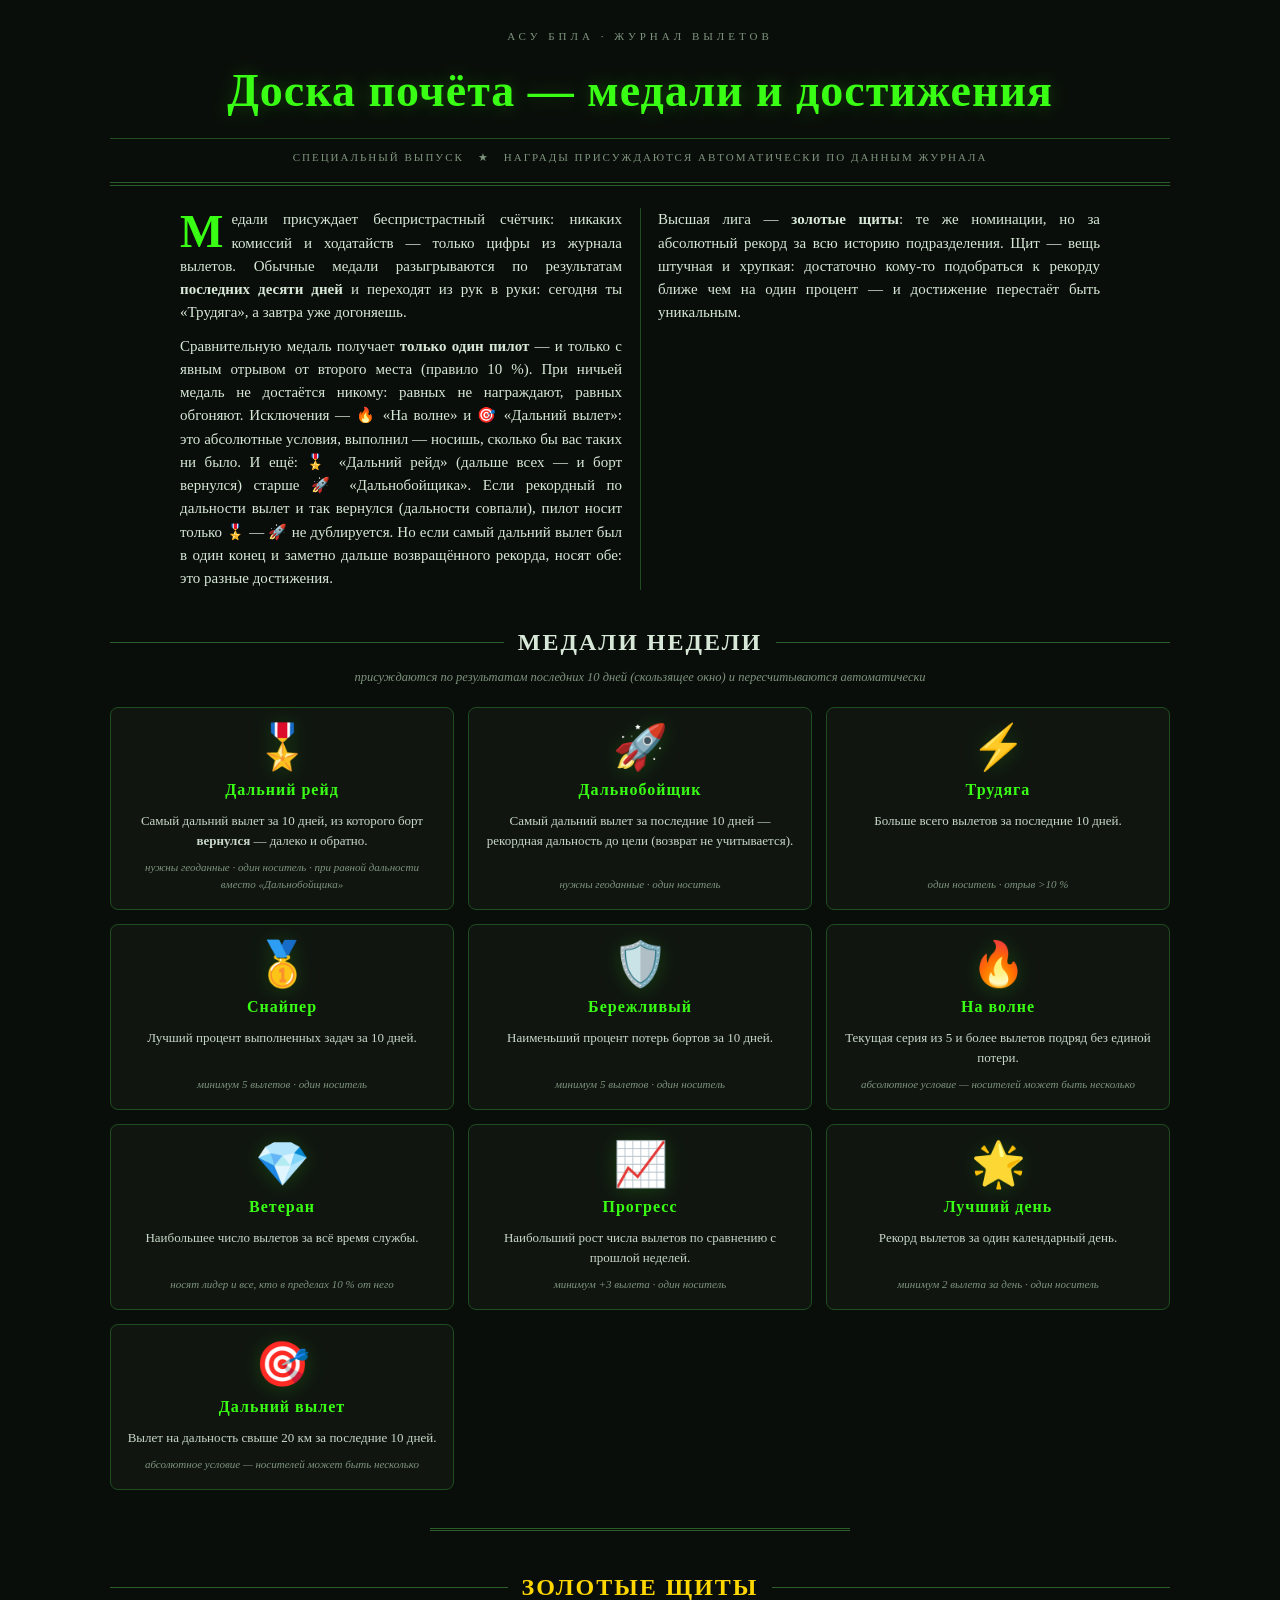
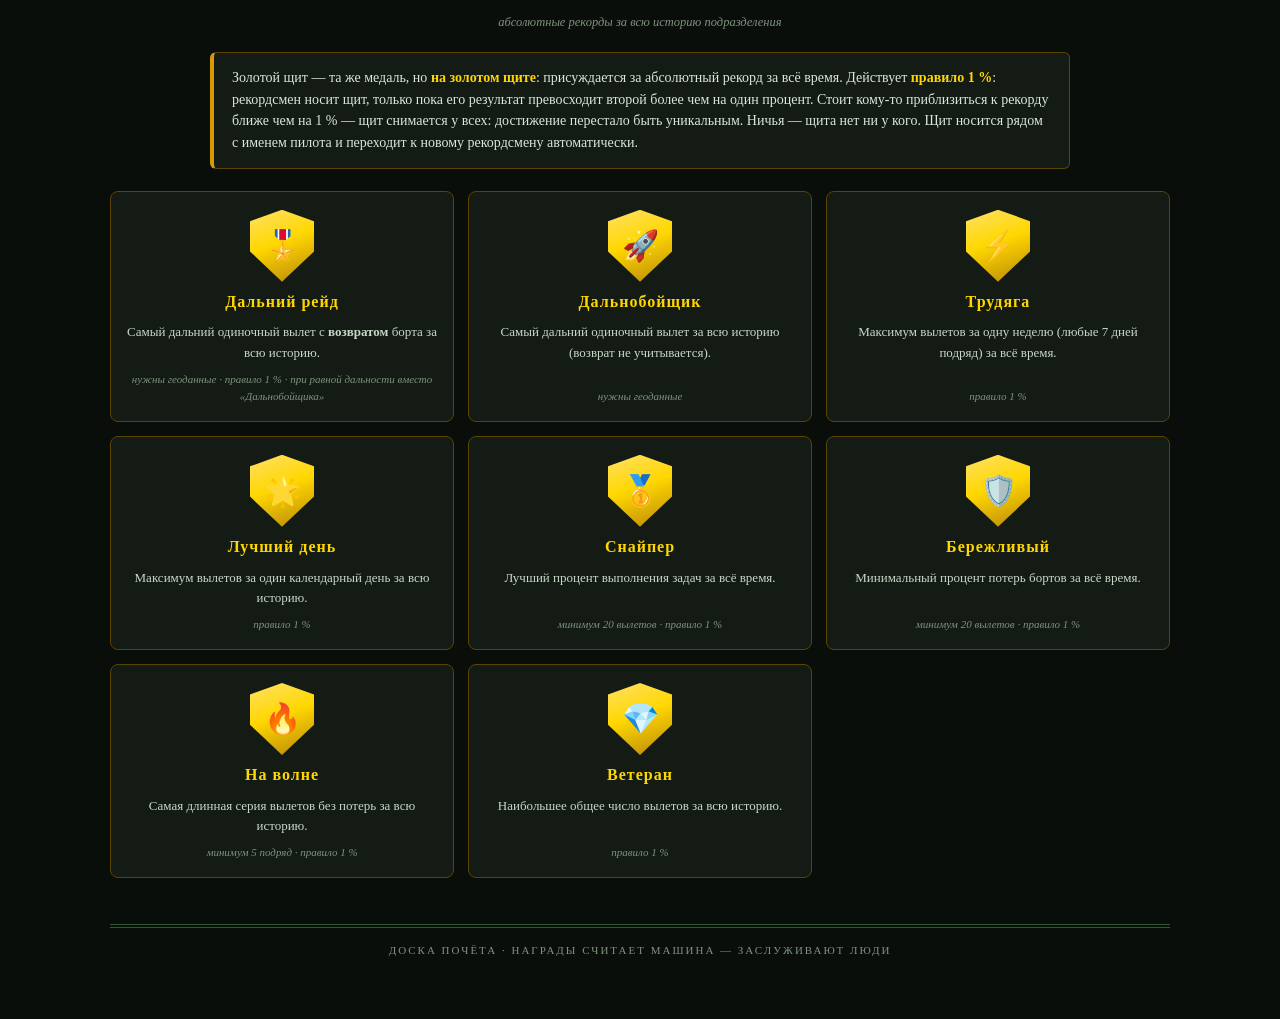
<file: medals.html>
<!DOCTYPE html>
<html lang="ru">
<head>
<meta charset="UTF-8">
<meta name="viewport" content="width=device-width, initial-scale=1">
<title>Доска почёта — медали и достижения</title>
<link rel="icon" href="favicon.ico">
<style>
  :root{
    --bg:#0a0e0a; --card:#101510; --card2:#141a14;
    --border:#1f4d1f; --border2:#2a5d2a;
    --text:#d8e8d8; --muted:#7e937e;
    --green:#39ff14; --gold:#FFD700; --gold-dim:#d99a00;
  }
  *{box-sizing:border-box;margin:0;padding:0}
  body{
    background:var(--bg); color:var(--text);
    font-family:Georgia,'Times New Roman',serif;
    line-height:1.55; padding:28px 16px 60px;
  }
  .paper{max-width:1060px;margin:0 auto}

  /* ===== Газетная шапка ===== */
  .masthead{text-align:center;padding-bottom:16px;margin-bottom:22px;border-bottom:4px double var(--border2)}
  .masthead .over{font-size:11px;letter-spacing:4px;text-transform:uppercase;color:var(--muted);margin-bottom:10px}
  .masthead h1{
    font-size:clamp(26px,5.4vw,46px); font-weight:700; letter-spacing:1px;
    color:var(--green); text-shadow:0 0 18px rgba(57,255,20,.25);
  }
  .masthead .under{
    display:flex;justify-content:center;gap:14px;align-items:center;
    font-size:11px;letter-spacing:2px;text-transform:uppercase;color:var(--muted);
    margin-top:12px;padding-top:10px;border-top:1px solid var(--border);
  }

  /* ===== Вводный текст в колонках ===== */
  .lede{
    font-size:15px;color:var(--text);margin:0 auto 30px;max-width:920px;
    column-count:2;column-gap:36px;column-rule:1px solid var(--border);
    text-align:justify;
  }
  .lede p{margin-bottom:10px;break-inside:avoid}
  .lede .drop::first-letter{
    float:left;font-size:46px;line-height:.85;padding:4px 8px 0 0;color:var(--green);font-weight:700;
  }
  @media(max-width:640px){.lede{column-count:1}}

  /* ===== Заголовки разделов ===== */
  .section-head{
    display:flex;align-items:center;gap:14px;margin:34px 0 6px;
    font-size:clamp(17px,3vw,24px);font-weight:700;letter-spacing:2px;text-transform:uppercase;
  }
  .section-head::before,.section-head::after{content:'';flex:1;border-top:1px solid var(--border2)}
  .section-sub{text-align:center;font-size:12.5px;color:var(--muted);font-style:italic;margin-bottom:20px}
  .gold-head{color:var(--gold)}

  /* ===== Сетка карточек ===== */
  .grid{display:grid;grid-template-columns:repeat(3,1fr);gap:14px}
  @media(max-width:900px){.grid{grid-template-columns:repeat(2,1fr)}}
  @media(max-width:560px){.grid{grid-template-columns:1fr}}

  .medal{
    background:var(--card);border:1px solid var(--border);border-radius:8px;
    padding:18px 16px 16px;text-align:center;
    display:flex;flex-direction:column;align-items:center;gap:8px;
  }
  .medal .icon{font-size:44px;line-height:1;filter:drop-shadow(0 2px 10px rgba(57,255,20,.18))}
  .medal h3{font-size:16px;letter-spacing:1px;color:var(--green)}
  .medal p{font-size:13px;color:var(--text);opacity:.92}
  .medal .fine{font-size:11px;color:var(--muted);font-style:italic;margin-top:auto}

  /* ===== Золотые щиты ===== */
  .medal.gold{background:var(--card2);border-color:#5a4500}
  .medal.gold h3{color:var(--gold)}
  .shield{
    width:64px;height:72px;display:flex;align-items:center;justify-content:center;
    background:linear-gradient(160deg,#ffe066 0%,var(--gold) 45%,#b8860b 100%);
    clip-path:polygon(50% 0,100% 16%,100% 58%,50% 100%,0 58%,0 16%);
    filter:drop-shadow(0 2px 8px rgba(255,215,0,.35));
  }
  .shield span{font-size:30px;line-height:1}

  /* ===== Врезка о правиле 1% ===== */
  .rulebox{
    border:1px solid #5a4500;border-left:4px solid var(--gold-dim);border-radius:6px;
    background:var(--card2);padding:14px 18px;margin:0 auto 22px;max-width:860px;
    font-size:14px;
  }
  .rulebox b{color:var(--gold)}

  .divider{border:none;border-top:3px double var(--border2);margin:38px auto;max-width:420px}

  footer{
    margin-top:46px;padding-top:14px;border-top:4px double var(--border2);
    text-align:center;font-size:11px;letter-spacing:2px;text-transform:uppercase;color:var(--muted);
  }
</style>
</head>
<body>
<div class="paper">

  <header class="masthead">
    <div class="over">АСУ БПЛА · Журнал вылетов</div>
    <h1>Доска почёта — медали и достижения</h1>
    <div class="under"><span>Специальный выпуск</span><span>★</span><span>Награды присуждаются автоматически по данным журнала</span></div>
  </header>

  <div class="lede">
    <p class="drop">Медали присуждает беспристрастный счётчик: никаких комиссий и ходатайств — только цифры из журнала вылетов. Обычные медали разыгрываются по результатам <b>последних десяти дней</b> и переходят из рук в руки: сегодня ты «Трудяга», а завтра уже догоняешь.</p>
    <p>Сравнительную медаль получает <b>только один пилот</b> — и только с явным отрывом от второго места (правило 10&nbsp;%). При ничьей медаль не достаётся никому: равных не награждают, равных обгоняют. Исключения — 🔥&nbsp;«На волне» и 🎯&nbsp;«Дальний вылет»: это абсолютные условия, выполнил — носишь, сколько бы вас таких ни было. И ещё: 🎖️&nbsp;«Дальний рейд» (дальше всех — и борт вернулся) старше 🚀&nbsp;«Дальнобойщика». Если рекордный по дальности вылет и так вернулся (дальности совпали), пилот носит только 🎖️ — 🚀 не дублируется. Но если самый дальний вылет был в один конец и заметно дальше возвращённого рекорда, носят обе: это разные достижения.</p>
    <p>Высшая лига — <b>золотые щиты</b>: те же номинации, но за абсолютный рекорд за всю историю подразделения. Щит — вещь штучная и хрупкая: достаточно кому-то подобраться к рекорду ближе чем на один процент — и достижение перестаёт быть уникальным.</p>
  </div>

  <h2 class="section-head">Медали недели</h2>
  <div class="section-sub">присуждаются по результатам последних 10 дней (скользящее окно) и пересчитываются автоматически</div>

  <div class="grid">
    <article class="medal">
      <div class="icon">🎖️</div>
      <h3>Дальний рейд</h3>
      <p>Самый дальний вылет за 10 дней, из которого борт <b>вернулся</b> — далеко и обратно.</p>
      <div class="fine">нужны геоданные · один носитель · при равной дальности вместо «Дальнобойщика»</div>
    </article>
    <article class="medal">
      <div class="icon">🚀</div>
      <h3>Дальнобойщик</h3>
      <p>Самый дальний вылет за последние 10 дней — рекордная дальность до цели (возврат не учитывается).</p>
      <div class="fine">нужны геоданные · один носитель</div>
    </article>
    <article class="medal">
      <div class="icon">⚡</div>
      <h3>Трудяга</h3>
      <p>Больше всего вылетов за последние 10 дней.</p>
      <div class="fine">один носитель · отрыв &gt;10 %</div>
    </article>
    <article class="medal">
      <div class="icon">🥇</div>
      <h3>Снайпер</h3>
      <p>Лучший процент выполненных задач за 10 дней.</p>
      <div class="fine">минимум 5 вылетов · один носитель</div>
    </article>
    <article class="medal">
      <div class="icon">🛡️</div>
      <h3>Бережливый</h3>
      <p>Наименьший процент потерь бортов за 10 дней.</p>
      <div class="fine">минимум 5 вылетов · один носитель</div>
    </article>
    <article class="medal">
      <div class="icon">🔥</div>
      <h3>На волне</h3>
      <p>Текущая серия из 5 и более вылетов подряд без единой потери.</p>
      <div class="fine">абсолютное условие — носителей может быть несколько</div>
    </article>
    <article class="medal">
      <div class="icon">💎</div>
      <h3>Ветеран</h3>
      <p>Наибольшее число вылетов за всё время службы.</p>
      <div class="fine">носят лидер и все, кто в пределах 10 % от него</div>
    </article>
    <article class="medal">
      <div class="icon">📈</div>
      <h3>Прогресс</h3>
      <p>Наибольший рост числа вылетов по сравнению с прошлой неделей.</p>
      <div class="fine">минимум +3 вылета · один носитель</div>
    </article>
    <article class="medal">
      <div class="icon">🌟</div>
      <h3>Лучший день</h3>
      <p>Рекорд вылетов за один календарный день.</p>
      <div class="fine">минимум 2 вылета за день · один носитель</div>
    </article>
    <article class="medal">
      <div class="icon">🎯</div>
      <h3>Дальний вылет</h3>
      <p>Вылет на дальность свыше 20 км за последние 10 дней.</p>
      <div class="fine">абсолютное условие — носителей может быть несколько</div>
    </article>
  </div>

  <hr class="divider">

  <h2 class="section-head gold-head">Золотые щиты</h2>
  <div class="section-sub">абсолютные рекорды за всю историю подразделения</div>

  <div class="rulebox">
    Золотой щит — та же медаль, но <b>на золотом щите</b>: присуждается за абсолютный рекорд за всё время.
    Действует <b>правило 1&nbsp;%</b>: рекордсмен носит щит, только пока его результат превосходит второй
    более чем на один процент. Стоит кому-то приблизиться к рекорду ближе чем на 1&nbsp;% — щит снимается
    у всех: достижение перестало быть уникальным. Ничья — щита нет ни у кого. Щит носится рядом с именем
    пилота и переходит к новому рекордсмену автоматически.
  </div>

  <div class="grid">
    <article class="medal gold">
      <div class="shield"><span>🎖️</span></div>
      <h3>Дальний рейд</h3>
      <p>Самый дальний одиночный вылет с <b>возвратом</b> борта за всю историю.</p>
      <div class="fine">нужны геоданные · правило 1 % · при равной дальности вместо «Дальнобойщика»</div>
    </article>
    <article class="medal gold">
      <div class="shield"><span>🚀</span></div>
      <h3>Дальнобойщик</h3>
      <p>Самый дальний одиночный вылет за всю историю (возврат не учитывается).</p>
      <div class="fine">нужны геоданные</div>
    </article>
    <article class="medal gold">
      <div class="shield"><span>⚡</span></div>
      <h3>Трудяга</h3>
      <p>Максимум вылетов за одну неделю (любые 7 дней подряд) за всё время.</p>
      <div class="fine">правило 1 %</div>
    </article>
    <article class="medal gold">
      <div class="shield"><span>🌟</span></div>
      <h3>Лучший день</h3>
      <p>Максимум вылетов за один календарный день за всю историю.</p>
      <div class="fine">правило 1 %</div>
    </article>
    <article class="medal gold">
      <div class="shield"><span>🥇</span></div>
      <h3>Снайпер</h3>
      <p>Лучший процент выполнения задач за всё время.</p>
      <div class="fine">минимум 20 вылетов · правило 1 %</div>
    </article>
    <article class="medal gold">
      <div class="shield"><span>🛡️</span></div>
      <h3>Бережливый</h3>
      <p>Минимальный процент потерь бортов за всё время.</p>
      <div class="fine">минимум 20 вылетов · правило 1 %</div>
    </article>
    <article class="medal gold">
      <div class="shield"><span>🔥</span></div>
      <h3>На волне</h3>
      <p>Самая длинная серия вылетов без потерь за всю историю.</p>
      <div class="fine">минимум 5 подряд · правило 1 %</div>
    </article>
    <article class="medal gold">
      <div class="shield"><span>💎</span></div>
      <h3>Ветеран</h3>
      <p>Наибольшее общее число вылетов за всю историю.</p>
      <div class="fine">правило 1 %</div>
    </article>
  </div>

  <footer>Доска почёта · награды считает машина — заслуживают люди</footer>

</div>
</body>
</html>
</file>
<file: style.css>
:root{--app-build:2026101101} /* сборка файла — ставит tools/bump-version.js, руками не править */
*{box-sizing:border-box;margin:0;padding:0}

/* ============ ШРИФТЫ (общие, вне тем) ============ */
:root{
  --font-sans:ui-sans-serif,-apple-system,BlinkMacSystemFont,"Segoe UI",Roboto,"Helvetica Neue",Arial,sans-serif;
  --font-mono:ui-monospace,"SF Mono","JetBrains Mono",Menlo,Consolas,monospace;
}

/* ============ ТЕМЫ ============
   Дизайн-система «командная консоль»: спокойно, читаемо, один сдержанный акцент.
   Семантические токены (--surface/--inset/--ok/--warn/--danger/--gold + *-soft)
   маппятся на исторические имена переменных, чтобы не переписывать все селекторы. */

/* ТЕРМИНАЛ (тёмно-зелёная) */
:root,body.theme-terminal{
  --bg:#050a05;--bg2:#0f1a0f;--bg3:#0f1a0f;
  --accent:#46d96a;--accent2:#46d96a;--accent3:#46d96a;
  --accent-dim:rgba(70,217,106,0.14);
  --red:#e8625a;--red-dim:rgba(232,98,90,0.14);
  --amber:#d9c24e;--amber-dim:rgba(217,194,78,0.14);
  --muted:#4d7a4d;--border:rgba(120,255,140,0.13);--border2:rgba(120,255,140,0.22);
  --text:#c7f5c7;--text2:#7bbf7b;--text3:#4d7a4d;
  --card:#0b130b;--card2:#0f1a0f;
  --surface:#0b130b;--surface-2:#0f1a0f;--inset:#030703;
  --input-bg:#030703;--input-color:#c7f5c7;
  --ok:#46d96a;--warn:#d9c24e;--danger:#e8625a;--gold:#d9b24a;
  --accent-soft:rgba(70,217,106,0.14);--ok-soft:rgba(70,217,106,0.14);
  --warn-soft:rgba(217,194,78,0.14);--danger-soft:rgba(232,98,90,0.14);
  --radius:9px;
  --tag-ok-bg:rgba(70,217,106,0.14);--tag-ok-color:#46d96a;--tag-ok-border:rgba(70,217,106,0.45);
  --tag-danger-bg:rgba(232,98,90,0.14);--tag-danger-color:#e8625a;--tag-danger-border:rgba(232,98,90,0.45);
  --tag-info-bg:rgba(70,217,106,0.14);--tag-info-color:#46d96a;--tag-info-border:rgba(70,217,106,0.4);
  --scanlines:repeating-linear-gradient(0deg,transparent,transparent 3px,rgba(0,10,0,0.08) 3px,rgba(0,10,0,0.08) 4px);
}

/* СЕРЫЙ (основная) */
body.theme-gray{
  --bg:#131517;--bg2:#212429;--bg3:#212429;
  --accent:#6ea8de;--accent2:#6ea8de;--accent3:#6ea8de;
  --accent-dim:rgba(110,168,222,0.14);
  --red:#dd6259;--red-dim:rgba(221,98,89,0.14);
  --amber:#d6a94e;--amber-dim:rgba(214,169,78,0.14);
  --muted:#646b73;--border:rgba(255,255,255,0.07);--border2:rgba(255,255,255,0.12);
  --text:#e7e9ec;--text2:#9aa1a9;--text3:#646b73;
  --card:#191c20;--card2:#212429;
  --surface:#191c20;--surface-2:#212429;--inset:#0f1113;
  --input-bg:#0f1113;--input-color:#e7e9ec;
  --ok:#5fb472;--warn:#d6a94e;--danger:#dd6259;--gold:#d9b24a;
  --accent-soft:rgba(110,168,222,0.14);--ok-soft:rgba(95,180,114,0.14);
  --warn-soft:rgba(214,169,78,0.14);--danger-soft:rgba(221,98,89,0.14);
  --radius:9px;
  --tag-ok-bg:rgba(95,180,114,0.14);--tag-ok-color:#5fb472;--tag-ok-border:rgba(95,180,114,0.45);
  --tag-danger-bg:rgba(221,98,89,0.14);--tag-danger-color:#dd6259;--tag-danger-border:rgba(221,98,89,0.45);
  --tag-info-bg:rgba(110,168,222,0.14);--tag-info-color:#6ea8de;--tag-info-border:rgba(110,168,222,0.4);
  --scanlines:none;
}

/* БЕЖЕВЫЙ (светлая) — статусные цвета затемнены для контраста на светлом */
body.theme-paper{
  --bg:#ece5d6;--bg2:#e6ddcd;--bg3:#e6ddcd;
  --accent:#2f6f8f;--accent2:#2f6f8f;--accent3:#2f6f8f;
  --accent-dim:rgba(47,111,143,0.14);
  --red:#b34a3f;--red-dim:rgba(179,74,63,0.14);
  --amber:#a9802a;--amber-dim:rgba(169,128,42,0.16);
  --muted:#8a8071;--border:rgba(40,35,25,0.14);--border2:rgba(40,35,25,0.22);
  --text:#2a2620;--text2:#5f574a;--text3:#8a8071;
  --card:#f5efe2;--card2:#e6ddcd;
  --surface:#f5efe2;--surface-2:#e6ddcd;--inset:#e2d8c6;
  --input-bg:#e2d8c6;--input-color:#2a2620;
  --ok:#3f8f5a;--warn:#a9802a;--danger:#b34a3f;--gold:#9a7a2a;
  --accent-soft:rgba(47,111,143,0.14);--ok-soft:rgba(63,143,90,0.14);
  --warn-soft:rgba(169,128,42,0.16);--danger-soft:rgba(179,74,63,0.14);
  --radius:9px;
  --tag-ok-bg:rgba(63,143,90,0.14);--tag-ok-color:#3f8f5a;--tag-ok-border:rgba(63,143,90,0.5);
  --tag-danger-bg:rgba(179,74,63,0.14);--tag-danger-color:#b34a3f;--tag-danger-border:rgba(179,74,63,0.5);
  --tag-info-bg:rgba(47,111,143,0.14);--tag-info-color:#2f6f8f;--tag-info-border:rgba(47,111,143,0.45);
  --scanlines:none;
}

/* ПОЛЕВОЙ ПЛАНШЕТ */
body.theme-field{
  --bg:#222a10;--bg2:#323e1c;--bg3:#323e1c;
  --accent:#c8bc6a;--accent2:#c8bc6a;--accent3:#c8bc6a;
  --accent-dim:rgba(200,188,106,0.14);
  --red:#cf6a4a;--red-dim:rgba(207,106,74,0.14);
  --amber:#d4a840;--amber-dim:rgba(212,168,64,0.14);
  --muted:#71793f;--border:rgba(200,188,106,0.16);--border2:rgba(200,188,106,0.28);
  --text:#d8cf86;--text2:#a0a060;--text3:#71793f;
  --card:#2a3416;--card2:#323e1c;
  --surface:#2a3416;--surface-2:#323e1c;--inset:#1a2108;
  --input-bg:#1a2008;--input-color:#d8cf86;
  --ok:#9aa848;--warn:#d4a840;--danger:#cf6a4a;--gold:#d9b24a;
  --accent-soft:rgba(200,188,106,0.14);--ok-soft:rgba(154,168,72,0.14);
  --warn-soft:rgba(212,168,64,0.14);--danger-soft:rgba(207,106,74,0.14);
  --radius:9px;
  --tag-ok-bg:rgba(154,168,72,0.14);--tag-ok-color:#9aa848;--tag-ok-border:rgba(154,168,72,0.5);
  --tag-danger-bg:rgba(207,106,74,0.14);--tag-danger-color:#cf6a4a;--tag-danger-border:rgba(207,106,74,0.5);
  --tag-info-bg:rgba(200,188,106,0.14);--tag-info-color:#c8bc6a;--tag-info-border:rgba(200,188,106,0.45);
  --scanlines:none;
}

/* ============ BASE ============ */
body{
  font-family:var(--font-sans);
  background:var(--bg);color:var(--text);font-size:14px;
  background-image:var(--scanlines);
}
/* Все цифры/время/счётчики — моноширинные, табличные (главный сдвиг дизайн-системы) */
.num,.stat-num,.stat,.flight-time,.qty,.stock-count,.offstock-count,.drone-qty,
.crew-flights,.change-time,.day-count,.version,.time-chip,.adm-flight-table td{
  font-family:var(--font-mono);font-variant-numeric:tabular-nums;
}
.app{display:flex;height:100vh;flex-direction:column}

/* ============ TOPBAR ============ */
.topbar{
  background:var(--surface);
  padding:6px 14px;display:flex;align-items:center;gap:10px;min-height:42px;
  flex-shrink:0;flex-wrap:wrap;border-bottom:1px solid var(--border);
}
.logo{font-size:15px;font-weight:700;color:var(--text);letter-spacing:.4px}
.logo span{color:var(--text3);font-weight:400;font-size:11px;margin-left:6px}
.logo::after{content:'';display:none}
/* Единый стиль контролов шапки (роль/тема/шрифт) — без неона */
.tb-select{
  width:auto;height:26px;min-height:0;padding:0 8px;font-size:12px;
  background:var(--surface-2);color:var(--text);
  border:1px solid var(--border);border-radius:6px;
  font-family:var(--font-sans);letter-spacing:0;cursor:pointer;
}
.tb-select:focus{border-color:var(--accent)}
.role-badge{
  display:inline-flex;align-items:center;gap:7px;
  background:var(--surface-2);border:1px solid var(--border);
  padding:4px 11px;font-size:12px;color:var(--text2);
  border-radius:999px;
}
.role-badge b{color:var(--text);font-weight:600}
.sync-indicator{
  font-size:11px;padding:3px 10px;border:1px solid var(--border);
  color:var(--text3);border-radius:999px;background:var(--surface-2);
}
.sync-indicator.syncing{border-color:var(--warn);color:var(--warn);background:var(--warn-soft)}
.sync-indicator.saved{border-color:var(--ok);color:var(--ok);background:var(--ok-soft)}
.queue-indicator{
  font-size:11px;padding:3px 10px;border:1px solid var(--warn);
  color:var(--warn);border-radius:999px;background:var(--warn-soft);white-space:nowrap;
}

/* ============ NAV ============ */
.nav{
  display:flex;gap:0;padding:0 4px;
  background:var(--bg2);flex-shrink:0;flex-wrap:wrap;
  border-bottom:1px solid var(--border);
}
.nav button{
  background:none;border:none;border-bottom:2px solid transparent;
  color:var(--text3);padding:12px 20px;cursor:pointer;
  font-size:16px;font-weight:600;font-family:inherit;
  letter-spacing:.2px;transition:all .15s;white-space:nowrap;
  display:flex;align-items:center;gap:9px;
}
.nav button.active{color:var(--accent);border-bottom-color:var(--accent)}
.nav button:hover:not(.active){color:var(--text);background:var(--accent-dim);border-radius:var(--radius) var(--radius) 0 0}
/* Кнопка настроек — справа */
.nav button:last-child{
  margin-left:auto;color:var(--text3);font-size:14px;
  border-bottom:none;padding:12px 16px;
}
.nav button:last-child:hover{color:var(--text);background:var(--accent-dim)}

/* ============ LAYOUT ============ */
.main{flex:1;overflow-y:auto;padding:12px;display:flex;flex-direction:column;gap:10px}
.page{display:none}.page.active{display:flex;flex-direction:column;gap:10px}
.grid2{display:grid;grid-template-columns:1fr 1fr;gap:10px}
.grid3{display:grid;grid-template-columns:repeat(3,1fr);gap:10px}
@media(max-width:640px){
  .grid2,.grid3{grid-template-columns:1fr}
  .form-row.cols2,.form-row.cols3{grid-template-columns:1fr}
}

.nav-icon{flex-shrink:0;opacity:.6}
.nav button.active .nav-icon{opacity:1}
.nav-check{display:none}
.nav button.active .nav-check{display:block}
.card{
  background:var(--surface);border:1px solid var(--border);
  padding:14px 16px;border-radius:var(--radius);
}
.card::before,.card::after{display:none}
.card-title{
  font-size:10.5px;color:var(--text3);text-transform:uppercase;
  letter-spacing:.07em;margin-bottom:12px;font-weight:600;
  display:flex;align-items:center;gap:7px;
}

/* ============ STATS ============ */
.stat{font-size:42px;font-weight:700;line-height:1;color:var(--accent);margin-bottom:8px}
.stat-sub{font-size:13px;color:var(--text2);margin-top:4px}
.stat-row{
  font-size:13px;color:var(--text2);margin-top:3px;
  line-height:1.7;display:flex;justify-content:space-between;align-items:baseline;
}
.stat-row span:last-child{color:var(--text);font-weight:700;font-variant-numeric:tabular-nums;font-size:14px}

/* ============ TAGS ============ */
.tag{
  display:inline-flex;align-items:center;
  padding:2px 9px;font-size:10.5px;font-weight:600;
  border-radius:999px;border:1px solid;line-height:1.5;
}
.tag-ok{background:var(--tag-ok-bg);color:var(--tag-ok-color);border-color:var(--tag-ok-border)}
.tag-warn{background:var(--amber-dim);color:var(--amber);border-color:var(--amber)}
.tag-danger{background:var(--tag-danger-bg);color:var(--tag-danger-color);border-color:var(--tag-danger-border)}
.tag-info{background:var(--tag-info-bg);color:var(--tag-info-color);border-color:var(--tag-info-border)}
.tag-gray{background:var(--accent-dim);color:var(--text3);border-color:var(--border2)}

/* ============ TABLE ============ */
table{width:100%;border-collapse:collapse}
th{
  text-align:left;font-size:11px;color:var(--text3);font-weight:700;
  padding:6px 8px;border-bottom:1px solid var(--border2);
  text-transform:uppercase;letter-spacing:.8px;white-space:nowrap;
}
td{
  padding:7px 8px;border-bottom:1px solid var(--border);
  font-size:13px;vertical-align:middle;color:var(--text);
}
tr:last-child td{border-bottom:none}
tr:hover td{background:var(--accent-dim)}

/* ============ FORMS ============ */
input,select,textarea{
  border:1px solid var(--border2);padding:6px 10px;font-size:13px;min-height:30px;
  font-family:inherit;color:var(--input-color);background:var(--inset);
  width:100%;outline:none;transition:border .15s;border-radius:6px;
}
textarea{min-height:80px}
input[type=checkbox],input[type=radio]{min-height:0;width:auto}
input:focus,select:focus,textarea:focus{border-color:var(--accent)}
textarea{resize:vertical;min-height:80px}
select option{background:var(--input-bg);color:var(--input-color)}
label{
  font-size:11px;color:var(--text3);display:block;margin-bottom:4px;
  font-weight:600;text-transform:uppercase;letter-spacing:.8px;
}
.form-row{display:grid;gap:8px;margin-bottom:8px}
.form-row.cols2{grid-template-columns:1fr 1fr}
.form-row.cols3{grid-template-columns:1fr 1fr 1fr}

/* ============ BUTTONS ============ */
.btn{
  border:1px solid var(--border);padding:6px 14px;font-size:12px;
  font-family:inherit;cursor:pointer;font-weight:600;
  transition:all .15s;border-radius:6px;background:var(--surface-2);
  color:var(--text2);
}
.btn:hover{border-color:var(--border2);color:var(--text)}
.btn-primary{background:var(--accent-soft);border-color:var(--accent);color:var(--accent)}
.btn-primary:hover{filter:brightness(1.12)}
.btn-success{background:var(--tag-ok-bg);border-color:var(--tag-ok-border);color:var(--tag-ok-color)}
.btn-success:hover{filter:brightness(1.2)}
.btn-sm{padding:3px 8px;font-size:11px}
.btn-danger{background:var(--red-dim);border-color:var(--tag-danger-border);color:var(--red)}
.btn-danger:hover{filter:brightness(1.2)}

/* ============ SECTION ============ */
.section-head{display:flex;align-items:center;justify-content:space-between;flex-wrap:wrap;gap:8px}
.section-title{
  font-size:13px;font-weight:700;color:var(--accent);
  letter-spacing:.5px;padding-left:10px;
  border-left:3px solid var(--accent);
}

/* ============ STOCK / DRONES ============ */
.drone-row{
  display:flex;align-items:center;gap:8px;
  padding:6px 0;border-bottom:1px solid var(--border);
}
.drone-row:last-child{border-bottom:none}
.drone-name{font-weight:600;flex:1;color:var(--text);font-size:13px}
.qty{
  background:var(--surface-2);border:1px solid var(--border);
  padding:2px 9px;font-weight:600;font-size:13px;min-width:30px;
  text-align:center;color:var(--text);border-radius:6px;
}

/* ============ FLIGHTS ============ */
.flight-entry{
  display:grid;grid-template-columns:62px 72px 100px 95px 85px 85px 75px;
  align-items:center;gap:4px;padding:6px 8px;
  border-bottom:1px solid var(--border);background:var(--card);font-size:13px;
}
.flight-entry:hover{background:var(--accent-dim)}
.flight-pilot{font-weight:700;color:var(--accent);white-space:nowrap;overflow:hidden;text-overflow:ellipsis;font-size:13px}
.flight-time{color:var(--text3);font-size:12px;white-space:nowrap;line-height:1.4}
.flight-cell{white-space:nowrap;overflow:hidden;text-overflow:ellipsis;color:var(--text);font-size:13px}
.flight-tag{white-space:nowrap}
@media(max-width:700px){
  .flight-entry{grid-template-columns:1fr 1fr;gap:4px}
  .flight-entry>*{min-width:0}
}

/* ============ FLIGHT LOG: компактный фильтр в шапке ============ */
.flt-header{flex-wrap:wrap;gap:8px}
.flt-count{
  font-family:var(--font-mono);font-variant-numeric:tabular-nums;
  font-size:11px;color:var(--text2);background:var(--surface-2);
  border:1px solid var(--border);border-radius:999px;padding:2px 9px;margin-left:6px;
}
.flt-controls{display:flex;align-items:center;gap:6px;flex-wrap:wrap}
.flt-controls .flt-inp{
  height:28px;min-height:0;width:auto;padding:0 8px;font-size:11.5px;
  background:var(--surface-2);border:1px solid var(--border);border-radius:6px;
}
.flt-controls .flt-date{width:130px}

/* ============ FLIGHT LOG (журнал вылетов — уплотнение) ============ */
#flightList table td{padding:4px 8px;font-size:12.5px}
#flightList table th{padding:5px 8px}
#flightList .tag{padding:2px 8px;font-size:10.5px;white-space:nowrap}
/* Кнопка копирования: компактнее + снять оставшийся неон (инлайн → !important) на токены темы */
#flightList .copy-flight-btn{
  width:24px!important;height:24px!important;font-size:13px!important;
  background:var(--accent-soft)!important;border:1px solid var(--accent)!important;color:var(--accent)!important;
  border-radius:5px;
}
/* Заголовок-полоса группы по дням (Сегодня/Вчера/дата · N вылетов) */
#flightList .day-head td{
  background:var(--surface-2);color:var(--text3);
  font-family:var(--font-sans);font-size:10.5px!important;font-weight:600;
  letter-spacing:.06em;text-transform:uppercase;padding:6px 8px;
}
#flightList .day-head:hover td{background:var(--surface-2)}

/* ============ ADMIN FLIGHT TABLE ============ */
.adm-flight-table{table-layout:auto;width:100%;min-width:950px;font-size:12px}
.adm-flight-table th{font-size:11px;padding:5px 6px;white-space:nowrap;color:var(--text3)}
.adm-flight-table td{padding:3px 4px;font-size:12px;white-space:nowrap}
.adm-flight-table input,.adm-flight-table select{
  font-size:11px;padding:2px 4px;height:24px;min-height:0;box-sizing:border-box;border-radius:5px;
}

/* ============ ADMIN SUB-TABS ============ */
.adm-tabs{display:flex;gap:2px;margin-bottom:12px;border-bottom:1px solid var(--border);flex-wrap:wrap}
.adm-tab{
  background:none;border:1px solid transparent;border-bottom:none;
  color:var(--text3);padding:8px 14px;font-size:11px;font-weight:600;
  letter-spacing:.04em;cursor:pointer;font-family:inherit;text-transform:uppercase;
  margin-bottom:-1px;border-radius:6px 6px 0 0;
}
.adm-tab:hover:not(.active){color:var(--text)}
.adm-tab.active{background:var(--surface-2);border-color:var(--border);color:var(--text)}

/* ============ DANGER ZONE ============ */
.danger-zone{border-color:var(--danger)!important}
.danger-zone .card-title{color:var(--danger)}

/* ============ ADMIN — компактнее (только размеры/отступы) ============ */
#page-admin .card{padding:11px 14px}
#page-admin .card-title{margin-bottom:9px}
#page-admin input:not([type=checkbox]):not([type=radio]),
#page-admin select{height:24px;min-height:0;font-size:12px;padding:0 8px}
#page-admin table td{padding:3px 8px}
#page-admin table th{padding:6px 8px}

/* Администратор: убрать нативные индикаторы (пикер времени/даты — они открывают пикер и съедают ширину).
   Дата readonly + кастомный .dp-popup → выбор мышью сохраняется; время вводится с клавиатуры. */
#page-admin input[type="time"]::-webkit-calendar-picker-indicator,
#page-admin input[type="date"]::-webkit-calendar-picker-indicator{display:none;-webkit-appearance:none}
#page-admin input[type="number"]::-webkit-inner-spin-button,
#page-admin input[type="number"]::-webkit-outer-spin-button{-webkit-appearance:none;margin:0}
#page-admin input[type="number"]{-moz-appearance:textfield}
/* Ширины, чтобы значение влезало целиком (border-box: учитывает паддинги) */
#page-admin input[type="date"]{min-width:104px}
#page-admin input[type="time"]{min-width:60px}
#page-admin td input[type="number"]{min-width:42px;text-align:center}
#page-admin input{text-overflow:clip;overflow:visible}
/* Полоса редактирования в журнале (renderFlightEditRow) — тот же фикс, что выше в админке:
   иконка нативного пикера съедала последнюю цифру времени («15:5») и хвост даты. Ввод с клавиатуры. */
.fl-edit-row input[type="time"]::-webkit-calendar-picker-indicator,
.fl-edit-row input[type="date"]::-webkit-calendar-picker-indicator{display:none;-webkit-appearance:none}
.fl-edit-row input[type="date"]{min-width:104px}
.fl-edit-row input[type="time"]{min-width:60px}
.fl-edit-row input{text-overflow:clip;overflow:visible}
/* Серая фиксация вылета после ✓ (окно правки): строка приглушена, пока 'sent'/'locked' */
#flightList tr.fl-row-sent td{opacity:.5}
/* То же для записей склада в «Изменениях» */
#transfersLog .change-row.tr-row-sent{opacity:.5}
/* Свёрнутая полоса правки (вылеты/склад): кнопка «✏ N мин» в строке разворачивает полосу */
.edit-pen-btn{font-size:10px;line-height:1.4;padding:2px 7px;border:1px solid var(--green3);color:var(--green3);background:rgba(57,255,20,0.06);border-radius:6px;cursor:pointer;white-space:nowrap;font-family:inherit;letter-spacing:0}
.edit-pen-btn:hover{background:rgba(57,255,20,0.14)}
#transfersLog .change-row .edit-pen-btn{margin-left:4px}

/* ============ REPORTS ============ */
.report-block{
  background:var(--card2);border:1px solid var(--border);
  border-left:3px solid var(--accent);padding:12px 16px;
  border-radius:var(--radius);
}
.report-block .rb-head{font-size:13px;font-weight:700;margin-bottom:8px;color:var(--accent);letter-spacing:.5px}
.report-block .rb-line{padding:2px 0;font-size:13px;color:var(--text2)}

/* ============ MISC ============ */
.notice{
  background:var(--amber-dim);border:1px solid var(--amber);
  padding:8px 12px;font-size:13px;color:var(--amber);
  border-radius:var(--radius);
}
.offline-bar{background:var(--red-dim);color:var(--red);padding:5px 16px;font-size:11px;text-align:center;border-bottom:1px solid var(--tag-danger-border)}
.online-bar{background:var(--tag-ok-bg);color:var(--tag-ok-color);padding:5px 16px;font-size:11px;text-align:center}
.avatar{
  width:28px;height:28px;display:flex;align-items:center;justify-content:center;
  font-weight:700;font-size:11px;flex-shrink:0;
  border:1px solid var(--border2);color:var(--accent);
  background:var(--card2);border-radius:50%;
}
.gap12{display:flex;flex-direction:column;gap:8px}
.parse-area{background:var(--input-bg);border:1px dashed var(--border2);padding:12px;border-radius:var(--radius)}
.parse-result{background:var(--card2);border:1px solid var(--accent3);padding:12px;display:none;border-radius:var(--radius)}
.parse-result.show{display:block}

/* ============ QUICK PICKER ============ */
.qp-popup{
  position:fixed;z-index:9998;background:var(--card2);
  border:1px solid var(--border2);box-shadow:0 8px 24px rgba(0,0,0,.4);
  min-width:160px;max-height:240px;overflow-y:auto;display:none;
  border-radius:var(--radius);
}
.qp-popup.open{display:block}
.qp-item{
  padding:8px 12px;font-size:13px;cursor:pointer;
  color:var(--text);border-bottom:1px solid var(--border);white-space:nowrap;
}
.qp-item:last-child{border-bottom:none}
.qp-item:hover{background:var(--accent-dim);color:var(--accent)}

/* ============ MULTISELECT (Тип БПЛА) ============ */
.ms-wrap{position:relative;width:100%}
.ms-field{
  display:flex;align-items:center;justify-content:space-between;gap:8px;
  border:1px solid var(--border2);padding:6px 10px;font-size:13px;min-height:32px;
  color:var(--input-color);background:var(--input-bg);
  border-radius:var(--radius);cursor:pointer;box-sizing:border-box;
}
.ms-field:hover{border-color:var(--accent2)}
.ms-field.open{border-color:var(--accent)}
.ms-field>span{overflow:hidden;text-overflow:ellipsis;white-space:nowrap}
.ms-caret{flex-shrink:0;color:var(--muted);transition:transform .15s}
.ms-field.open .ms-caret{transform:rotate(180deg)}
.ms-panel{
  position:absolute;z-index:9998;left:0;right:0;top:calc(100% + 4px);
  background:var(--card2);border:1px solid var(--border2);
  box-shadow:0 8px 24px rgba(0,0,0,.4);border-radius:var(--radius);
  display:none;overflow:hidden;
}
.ms-panel.open{display:block}
.ms-panel.up{top:auto;bottom:calc(100% + 4px)}
.ms-list{max-height:220px;overflow-y:auto}
.ms-item{
  display:flex;align-items:center;gap:8px;padding:7px 12px;font-size:13px;
  cursor:pointer;color:var(--text);border-bottom:1px solid var(--border);margin:0;
  text-transform:none;letter-spacing:normal;font-weight:400;
}
.ms-item:last-child{border-bottom:none}
.ms-item:hover{background:var(--accent-dim)}
.ms-item input[type=checkbox]{width:auto;margin:0;cursor:pointer;flex-shrink:0}
.ms-empty{padding:10px 12px;font-size:12px;color:var(--muted)}
.ms-foot{padding:8px;border-top:1px solid var(--border2);display:flex;justify-content:flex-end}

/* Мультиселект борта/груза в фильтрах журнала вылетов (v0.22) */
.flt-controls .ms-wrap{width:158px}
.flt-controls .ms-foot{justify-content:space-between;gap:6px}
/* Карточка журнала не должна клипать выпадающие панели фильтров (иначе длинный список
   грузов срезается при короткой выборке) — панель «вылетает» над журналом, как в отчётах.
   Косметику нижних углов таблицы возвращаем радиусом на #flightList: клип уже даёт его
   overflow-x:auto (overflow-y → auto), поэтому overflow:hidden НЕ ставим — иначе потеряем
   горизонтальный скролл таблицы. */
#page-flights .section-card{overflow:visible}
#flightList{border-bottom-left-radius:var(--border-radius-lg);border-bottom-right-radius:var(--border-radius-lg)}

/* ============ DATE PICKER ============ */
.dp-wrap{position:relative;display:inline-block;width:100%}
.dp-input{cursor:pointer;caret-color:transparent}
.dp-popup{
  position:fixed;z-index:9999;background:var(--card2);
  border:1px solid var(--border2);box-shadow:0 8px 24px rgba(0,0,0,.4);
  width:268px;user-select:none;display:none;border-radius:var(--radius);overflow:hidden;
}
.dp-popup.open{display:block}
.dp-nav{
  display:flex;align-items:center;justify-content:space-between;
  padding:8px 10px;border-bottom:1px solid var(--border2);background:var(--bg3);
}
.dp-nav-btn{
  background:none;border:1px solid var(--border2);color:var(--accent);
  width:26px;height:26px;cursor:pointer;font-size:14px;font-family:inherit;
  display:flex;align-items:center;justify-content:center;border-radius:4px;
}
.dp-nav-btn:hover{background:var(--accent-dim)}
.dp-nav-label{
  color:var(--accent);font-weight:700;font-size:13px;cursor:pointer;
  padding:2px 8px;border:1px solid transparent;border-radius:4px;
}
.dp-nav-label:hover{border-color:var(--border2);background:var(--accent-dim)}
.dp-year-row{
  display:flex;align-items:center;justify-content:space-between;
  padding:6px 10px;border-bottom:1px solid var(--border);background:var(--bg);
}
.dp-year-label{color:var(--text2);font-size:11px;font-weight:700;letter-spacing:1px}
.dp-weekdays{display:grid;grid-template-columns:repeat(7,1fr);padding:6px 6px 0}
.dp-weekday{text-align:center;font-size:10px;color:var(--text3);padding:3px 0;font-weight:700}
.dp-days{display:grid;grid-template-columns:repeat(7,1fr);gap:2px;padding:4px 6px 8px}
.dp-day{
  text-align:center;padding:5px 2px;font-size:13px;cursor:pointer;
  color:var(--text);border:1px solid transparent;border-radius:4px;transition:all .1s;
}
.dp-day:hover{background:var(--accent-dim);color:var(--accent);border-color:var(--border2)}
.dp-day.today{border-color:var(--accent3);color:var(--accent)}
.dp-day.selected{background:var(--accent);color:var(--bg);font-weight:700}
.dp-day.other-month{color:var(--text3)}
.dp-day.empty{cursor:default}.dp-day.empty:hover{background:none;border-color:transparent}

/* ============ ДОКУМЕНТ НА СПИСАНИЕ (writeoff) ============ */
.wo-modal{
  width:560px;max-width:94vw;max-height:90vh;overflow-y:auto;
  background:var(--card);border:1px solid var(--border2);padding:18px 20px;
}
.wo-title{font-size:15px;font-weight:700;color:var(--accent);margin-bottom:4px}
.wo-period{font-size:11px;color:var(--muted);margin-bottom:12px}
.wo-sec{
  font-size:11px;font-weight:700;color:var(--accent2);text-transform:uppercase;
  letter-spacing:.8px;margin:14px 0 8px;padding-bottom:4px;border-bottom:1px solid var(--border);
}
.wo-note{font-size:11px;color:var(--muted);margin-bottom:8px}
.wo-field{margin-bottom:8px}
.wo-hintwrap{position:relative}
.wo-inp{width:100%}
.wo-hintlist{
  position:absolute;z-index:10001;left:0;right:0;top:calc(100% + 2px);
  background:var(--card2);border:1px solid var(--border2);border-radius:var(--radius);
  box-shadow:0 8px 24px rgba(0,0,0,.45);display:none;max-height:200px;overflow-y:auto;
}
.wo-hint{
  display:flex;align-items:center;justify-content:space-between;gap:8px;
  padding:6px 10px;font-size:13px;color:var(--text);cursor:pointer;
  border-bottom:1px solid var(--border);
}
.wo-hint:last-child{border-bottom:none}
.wo-hint:hover{background:var(--accent-dim);color:var(--accent)}
.wo-hint>span{overflow:hidden;text-overflow:ellipsis;white-space:nowrap}
.wo-hintdel{
  flex-shrink:0;width:18px;height:18px;line-height:16px;text-align:center;
  color:var(--muted);font-style:normal;font-size:14px;cursor:pointer;border-radius:3px;
}
.wo-hintdel:hover{color:var(--red);background:var(--red-dim)}
.wo-drone,.wo-crew,.wo-signer{
  border:1px solid var(--border2);border-radius:var(--radius);
  padding:10px 12px;margin-bottom:10px;background:var(--bg2);
}
.wo-dronehead{font-size:12px;color:var(--text2);margin-bottom:8px;display:flex;align-items:center;justify-content:space-between}
.wo-dronehead b{color:var(--accent2)}
.wo-signerdel{font-size:11px;color:var(--muted);cursor:pointer}
.wo-signerdel:hover{color:var(--red)}
.wo-actions{display:flex;gap:8px;margin-top:16px}
.wo-status{font-size:12px;margin-top:10px;min-height:16px}

/* ============ SCROLLBAR ============ */
::-webkit-scrollbar{width:5px}
::-webkit-scrollbar-track{background:var(--bg)}
::-webkit-scrollbar-thumb{background:var(--border2);border-radius:3px}
::-webkit-scrollbar-thumb:hover{background:var(--accent3)}

/* ============ PRINT ============ */
@media print{
  .topbar,.nav,.navbar,.section-head .btn,.btn,.adm-tab,#syncIndicator,#queueIndicator,#netBar{display:none!important}
  .main{padding:0}.page{display:block!important}.page:not(.active){display:none!important}
  body{background:#fff!important;color:#000!important}
  .report-block{border-left:2px solid #000;background:#fff!important}
  .rb-head,.rb-line{color:#000!important}
}

/* ============ DESIGN TOKENS (новый дизайн) ============ */
:root,body.theme-terminal{
  --color-background-primary:var(--card);
  --color-background-secondary:var(--bg2);
  --color-background-tertiary:var(--bg);
  --color-background-danger:var(--red-dim);
  --color-background-success:var(--tag-ok-bg);
  --color-background-warning:var(--amber-dim);
  --color-background-info:var(--accent-soft);
  --color-text-primary:var(--text);
  --color-text-secondary:var(--text2);
  --color-text-danger:var(--red);
  --color-text-success:var(--tag-ok-color);
  --color-text-warning:var(--amber);
  --color-text-info:var(--accent);
  --color-border-tertiary:var(--border);
  --color-border-secondary:var(--border2);
  --color-border-danger:var(--tag-danger-border);
  --color-border-success:var(--tag-ok-border);
  --color-border-warning:var(--amber);
  --color-border-info:var(--tag-info-border);
  --green:var(--tag-ok-color);--green2:var(--tag-ok-color);--green3:var(--tag-ok-border);--green-dim:var(--tag-ok-bg);
  --border-radius-lg:var(--radius);
  --border-radius-md:6px;
}
body.theme-gray{
  --color-background-primary:var(--card);
  --color-background-secondary:var(--bg2);
  --color-background-tertiary:var(--bg);
  --color-background-danger:var(--red-dim);
  --color-background-success:var(--tag-ok-bg);
  --color-background-warning:var(--amber-dim);
  --color-background-info:var(--accent-soft);
  --color-text-primary:var(--text);
  --color-text-secondary:var(--text2);
  --color-text-danger:var(--red);
  --color-text-success:var(--tag-ok-color);
  --color-text-warning:var(--amber);
  --color-text-info:var(--accent);
  --color-border-tertiary:var(--border);
  --color-border-secondary:var(--border2);
  --color-border-danger:var(--tag-danger-border);
  --color-border-success:var(--tag-ok-border);
  --color-border-warning:var(--amber);
  --color-border-info:var(--tag-info-border);
  --green:var(--tag-ok-color);--green2:var(--tag-ok-color);--green3:var(--tag-ok-border);--green-dim:var(--tag-ok-bg);
  --border-radius-lg:var(--radius);
  --border-radius-md:6px;
}
body.theme-paper{
  --color-background-primary:var(--card);
  --color-background-secondary:var(--bg2);
  --color-background-tertiary:var(--bg);
  --color-background-danger:var(--red-dim);
  --color-background-success:var(--tag-ok-bg);
  --color-background-warning:var(--amber-dim);
  --color-background-info:var(--accent-soft);
  --color-text-primary:var(--text);
  --color-text-secondary:var(--text2);
  --color-text-danger:var(--red);
  --color-text-success:var(--tag-ok-color);
  --color-text-warning:var(--amber);
  --color-text-info:var(--accent);
  --color-border-tertiary:var(--border);
  --color-border-secondary:var(--border2);
  --color-border-danger:var(--tag-danger-border);
  --color-border-success:var(--tag-ok-border);
  --color-border-warning:var(--amber);
  --color-border-info:var(--tag-info-border);
  --green:var(--tag-ok-color);--green2:var(--tag-ok-color);--green3:var(--tag-ok-border);--green-dim:var(--tag-ok-bg);
  --border-radius-lg:var(--radius);
  --border-radius-md:6px;
}
body.theme-field{
  --color-background-primary:var(--card);
  --color-background-secondary:var(--bg2);
  --color-background-tertiary:var(--bg);
  --color-background-danger:var(--red-dim);
  --color-background-success:var(--tag-ok-bg);
  --color-background-warning:var(--amber-dim);
  --color-background-info:var(--accent-soft);
  --color-text-primary:var(--text);
  --color-text-secondary:var(--text2);
  --color-text-danger:var(--red);
  --color-text-success:var(--tag-ok-color);
  --color-text-warning:var(--amber);
  --color-text-info:var(--accent);
  --color-border-tertiary:var(--border);
  --color-border-secondary:var(--border2);
  --color-border-danger:var(--tag-danger-border);
  --color-border-success:var(--tag-ok-border);
  --color-border-warning:var(--amber);
  --color-border-info:var(--tag-info-border);
  --green:var(--tag-ok-color);--green2:var(--tag-ok-color);--green3:var(--tag-ok-border);--green-dim:var(--tag-ok-bg);
  --border-radius-lg:var(--radius);
  --border-radius-md:6px;
}

/* ============ NEW DESIGN CLASSES ============ */

/* Topbar additions */
.version{font-size:11px;background:var(--color-background-secondary);color:var(--color-text-secondary);padding:2px 8px;border-radius:999px;border:0.5px solid var(--color-border-tertiary)}
.topbar-right{margin-left:auto;display:flex;align-items:center;gap:12px}
.role-dot{width:6px;height:6px;background:var(--ok);border-radius:50%;flex-shrink:0}
.time-chip{font-size:12px;font-weight:500;color:var(--color-text-primary);background:var(--color-background-secondary);border:0.5px solid var(--color-border-tertiary);border-radius:var(--border-radius-md);padding:4px 10px}
.btn-exit{font-size:12px;color:var(--color-text-danger);background:var(--color-background-danger);border:0.5px solid var(--color-border-danger);border-radius:var(--border-radius-md);padding:4px 12px;cursor:pointer;font-family:inherit}

/* Navbar */
.navbar{background:var(--surface);border-bottom:1px solid var(--border);padding:0 12px;display:flex;align-items:center;gap:2px;flex-shrink:0;flex-wrap:wrap;min-height:40px}
.nav-tab{font-size:13px;font-weight:500;color:var(--color-text-secondary);padding:11px 14px;cursor:pointer;border:none;border-bottom:2px solid transparent;background:none;display:flex;align-items:center;gap:6px;letter-spacing:0.01em;font-family:inherit;white-space:nowrap}
.nav-tab.active{color:var(--color-text-primary);border-bottom:2px solid var(--accent)}
.nav-tab:hover:not(.active){color:var(--color-text-primary)}
.nav-tab i{font-size:15px;opacity:.85}
/* «Администратор» — зона необратимых действий */
#adminNavBtn{color:var(--danger)}
#adminNavBtn.active{color:var(--danger);border-bottom-color:var(--danger)}
#adminNavBtn:hover:not(.active){color:var(--danger)}

/* ☰-меню навигации (видно только на мобильном — display:flex включается в @media) */
.nav-menu-wrap{position:relative;display:none}
.nav-menu-btn{
  background:none;border:none;border-bottom:2px solid transparent;
  color:var(--color-text-secondary);font-size:18px;line-height:1;
  padding:9px 12px;cursor:pointer;font-family:inherit;
}
.nav-menu-btn.active{color:var(--color-text-primary);border-bottom-color:var(--accent)}
.nav-menu{
  position:absolute;top:100%;right:0;z-index:9997;min-width:190px;
  background:var(--surface);border:1px solid var(--border);
  border-radius:0 0 8px 8px;box-shadow:0 8px 24px rgba(0,0,0,.4);
  display:none;overflow:hidden;
}
.nav-menu.open{display:block}
.nav-menu-item{
  display:flex;align-items:center;gap:9px;width:100%;text-align:left;
  background:none;border:none;border-bottom:1px solid var(--border);
  color:var(--text);padding:11px 14px;font-size:13px;cursor:pointer;font-family:inherit;
}
.nav-menu-item:last-child{border-bottom:none}
.nav-menu-item:hover{background:var(--accent-soft)}
.nav-menu-item i{font-size:15px;opacity:.85;color:var(--text2)}
#navMenuAdmin,#navMenuAdmin i{color:var(--danger)}

/* Stats row (Dashboard) */
.stats-row{display:grid;grid-template-columns:repeat(3,1fr);gap:10px}
.stat-card{background:var(--color-background-primary);border:0.5px solid var(--color-border-tertiary);border-radius:var(--border-radius-lg);padding:14px 16px}
.stat-label{font-size:11px;color:var(--color-text-secondary);letter-spacing:0.04em;text-transform:uppercase;margin-bottom:8px;display:flex;align-items:center;gap:6px}
.stat-label i{font-size:14px}
.stat-num{font-size:28px;font-weight:500;color:var(--color-text-primary);line-height:1;margin-bottom:10px}
.stat-list{
  display:grid;grid-template-columns:1fr 1fr;
  column-gap:22px;row-gap:5px;
  max-height:170px;overflow-y:auto;
  /* зазор справа под полосу прокрутки — иначе тонкий скроллбар наезжает на цифры
     правой колонки (scrollbar-gutter:stable резервировал слишком мало). padding-left
     для симметрии, чтобы блок не перекосило. */
  padding-right:14px;padding-left:2px;
}
.stat-list .stat-row{margin-top:0}/* интервалы держит row-gap */
.stat-meta{font-size:12px;color:var(--color-text-secondary);margin-top:8px;display:flex;flex-direction:column;gap:3px}

/* Overrides for .stat-row already defined in BASE - new design version */
/* .stat-row already exists, no conflict since new design uses same name consistently */

/* Section cards */
.section-card{background:var(--color-background-primary);border:0.5px solid var(--color-border-tertiary);border-radius:var(--border-radius-lg);overflow:hidden}
.section-header{padding:12px 16px;border-bottom:0.5px solid var(--color-border-tertiary);display:flex;align-items:center;justify-content:space-between}
.section-card .section-title,.section-header .section-title{font-size:12px;font-weight:500;color:var(--color-text-secondary);letter-spacing:0.04em;text-transform:uppercase;display:flex;align-items:center;gap:6px;padding-left:0;border-left:none}
.section-card .section-title i,.section-header .section-title i{font-size:14px}

/* Bottom row (Dashboard) */
.bottom-row{display:grid;grid-template-columns:1fr 1.7fr;gap:10px;align-items:start}

/* Crew */
.crew-item{padding:12px 16px;border-bottom:0.5px solid var(--color-border-tertiary)}
.crew-item:last-child{border-bottom:none}
.crew-header{display:flex;justify-content:space-between;align-items:flex-start;margin-bottom:6px}
.crew-name{font-size:13px;font-weight:500;color:var(--color-text-primary)}
.crew-sub{font-size:11px;color:var(--color-text-secondary);margin-top:1px}
.crew-flights{font-size:11px;color:var(--color-text-secondary);background:var(--color-background-secondary);border:0.5px solid var(--color-border-tertiary);border-radius:999px;padding:3px 10px;white-space:nowrap}
.crew-tags{display:flex;flex-wrap:wrap;gap:5px;margin-top:6px}
.crew-tag{font-size:11px;padding:2px 8px;border-radius:999px;border:0.5px solid var(--color-border-tertiary);color:var(--color-text-secondary);background:var(--color-background-secondary)}

/* Медали пилотов (Обзор → Расчёты) */
.medal-row{display:inline-flex;gap:3px;margin-left:6px;vertical-align:middle}
.medal-badge{display:inline-flex;align-items:center;justify-content:center;width:20px;height:20px;font-size:12px;line-height:1;border-radius:999px;border:0.5px solid transparent;cursor:pointer;transition:transform .1s ease}
.medal-badge:hover{transform:scale(1.18)}
.medal-modal{background:var(--color-background-primary,var(--card));border:1px solid var(--color-border-tertiary,var(--border));border-radius:14px;padding:24px 28px;max-width:340px;width:90%;text-align:center;box-shadow:0 12px 40px rgba(0,0,0,.55)}
.medal-modal-icon{font-size:64px;line-height:1;margin-bottom:10px}
.medal-modal-name{font-size:18px;font-weight:600;margin-bottom:2px}
.medal-modal-pilot{font-size:12px;color:var(--color-text-secondary);margin-bottom:14px}
.medal-modal-desc{font-size:13px;color:var(--color-text-primary);line-height:1.5;margin-bottom:18px}

/* ===== Золотые щиты (абсолютные рекорды) ===== */
.gold-row{display:inline-flex;gap:3px;align-items:center;vertical-align:middle}
.gold-row.gold-inline{margin-left:5px;gap:2px}
.crew-achievements{display:flex;flex-wrap:wrap;align-items:center;gap:5px;margin-top:8px}
.crew-achievements .gold-row,.crew-achievements .medal-row{margin-left:0}
/* щит: эмодзи поверх золотого щита (#FFD700), размер через font-size */
.gold-shield{
  display:inline-flex;align-items:center;justify-content:center;
  width:1.25em;height:1.4em;font-size:14px;cursor:pointer;
  background:linear-gradient(155deg,#FFF3AE 0%,#FFD700 45%,#D99A00 100%);
  clip-path:polygon(50% 0%,100% 16%,100% 56%,50% 100%,0% 56%,0% 16%);
  box-shadow:0 1px 2px rgba(0,0,0,.45);transition:transform .1s ease;
}
.gold-shield:hover{transform:scale(1.15)}
.gold-shield .gs-emoji{font-size:0.8em;line-height:1}
/* инлайн рядом с именем — высота под заглавные буквы (em от шрифта имени) */
.gold-inline .gold-shield{width:0.85em;height:0.98em;font-size:1em}
.gold-inline .gold-shield .gs-emoji{font-size:0.6em}
.abs-modal-shield{display:flex;justify-content:center;margin-bottom:10px}
.abs-modal-shield .gold-shield{cursor:default}
.abs-modal-shield .gold-shield:hover{transform:none}

/* ===== Доска почёта для шаринга (репортаж недели) ===== */
/* Всегда ТЁМНАЯ и независимая от темы приложения — чтобы PNG читался в Telegram.
   Фиксированная ширина 600px → стабильный размер картинки (html2canvas). */
/* Off-screen контейнер рендера + картинка-результат на экране */
.rpg-board-host{position:fixed;left:-10000px;top:0;z-index:-1}
.rpg-board-imgwrap{margin-bottom:8px}
.rpg-board-img{max-width:100%;height:auto;display:block;border-radius:12px;border:1px solid var(--color-border-tertiary)}
.rpg-board{width:600px;box-sizing:border-box;background:#1b1e24;border:1px solid #2c313a;
  border-radius:12px;padding:18px 22px;color:#e7e9ea;
  font-family:-apple-system,BlinkMacSystemFont,'Segoe UI',Roboto,sans-serif}
.rpg-board .rpg-board-title{font-size:16px;font-weight:600;color:#ffd700;
  margin-bottom:14px;text-align:center;letter-spacing:.2px}
.rpg-board .crew-item{border-bottom:0.5px solid #2c313a;padding:11px 2px}
.rpg-board .crew-item:last-child{border-bottom:none}
.rpg-board .crew-name{font-size:14px;font-weight:500;color:#e7e9ea;
  display:flex;align-items:center;flex-wrap:wrap;gap:3px}
/* Обычные медали — КРУГЛЫЕ цветные значки (как .medal-badge на главной), не щиты.
   Параметры скопированы в scope, чтобы блок был независим от глобальных правил/темы. */
.rpg-board .medal-row{display:flex;align-items:center;gap:5px;margin-left:0;margin-top:8px;flex-wrap:wrap}
.rpg-board .medal-badge{display:inline-flex;align-items:center;justify-content:center;
  width:24px;height:24px;font-size:14px;line-height:1;border-radius:999px;
  border:1px solid transparent;cursor:default}
.rpg-board .rpg-empty{color:#9aa0a6;text-align:center;padding:10px 0}
/* Золотой щит = inline-SVG (форма+градиент рисует SVG, эмодзи поверх) —
   html2canvas корректно растрирует SVG, в отличие от CSS clip-path */
.rpg-board .gold-row{display:inline-flex;align-items:center;gap:3px;vertical-align:middle}
.rpg-board .gss{position:relative;display:inline-flex;align-items:center;justify-content:center;width:20px;height:23px;vertical-align:middle}
.rpg-board .gss .gss-bg{position:absolute;left:0;top:0;width:100%;height:100%;filter:drop-shadow(0 1px 2px rgba(0,0,0,.45))}
.rpg-board .gss .gss-emoji{position:relative;z-index:1;font-size:11px;line-height:1}

/* Flight items (Dashboard) */
.flight-item{padding:9px 16px;border-bottom:0.5px solid var(--color-border-tertiary);display:flex;align-items:center;gap:10px}
.flight-item:last-child{border-bottom:none}
.flight-time{font-size:12px;color:var(--color-text-secondary);min-width:36px;font-variant-numeric:tabular-nums}
.flight-pilot{font-size:12px;font-weight:500;color:var(--color-text-primary);min-width:52px}
.flight-status{font-size:11px;padding:2px 8px;border-radius:999px;font-weight:500}
.s-ok{background:var(--color-background-success);color:var(--color-text-success)}
.s-loss{background:var(--color-background-danger);color:var(--color-text-danger)}
.flight-drone{font-size:12px;color:var(--color-text-secondary)}
.flight-target{font-size:12px;color:var(--color-text-secondary);margin-left:auto;display:flex;align-items:center;gap:4px}
.flight-target i{font-size:12px;color:var(--color-text-danger)}

/* Day labels (Dashboard) */
.day-label{padding:8px 16px;font-size:11px;font-weight:500;color:var(--color-text-secondary);letter-spacing:0.04em;text-transform:uppercase;background:var(--color-background-secondary);border-bottom:0.5px solid var(--color-border-tertiary);display:flex;justify-content:space-between;align-items:center}
.day-count{font-size:11px;background:var(--color-background-primary);border:0.5px solid var(--color-border-tertiary);border-radius:999px;padding:2px 8px}

/* Page header (Inventory) */
.page-header{display:flex;align-items:center;justify-content:space-between;margin-bottom:10px}
.page-title{font-size:15px;font-weight:500;color:var(--color-text-primary);display:flex;align-items:center;gap:8px}
.page-title i{font-size:16px;color:var(--color-text-secondary)}

/* Two columns (Inventory) */
.two-col{display:grid;grid-template-columns:1fr 1fr;gap:10px}

/* Stock rows */
.stock-row{display:flex;justify-content:space-between;align-items:center;padding:9px 16px;border-bottom:0.5px solid var(--color-border-tertiary)}
.stock-row:last-child{border-bottom:none}
.stock-name{font-size:13px;color:var(--color-text-primary)}
.stock-count{font-size:13px;font-weight:500;color:var(--color-text-primary);background:var(--color-background-secondary);border:0.5px solid var(--color-border-tertiary);border-radius:var(--border-radius-md);padding:2px 10px;min-width:32px;text-align:center}

/* Off-stock rows */
.offstock-row{display:flex;justify-content:space-between;align-items:center;padding:9px 16px;border-bottom:0.5px solid var(--color-border-tertiary)}
.offstock-row:last-child{border-bottom:none}
.offstock-name{font-size:13px;color:var(--color-text-primary)}
.offstock-count{font-size:13px;font-weight:500;color:var(--color-text-secondary);min-width:20px;text-align:right}
.badge-warn{font-size:11px;font-weight:500;color:var(--color-text-warning);background:var(--color-background-warning);border:0.5px solid var(--color-border-warning);border-radius:999px;padding:2px 9px}
.badge-danger{font-size:11px;font-weight:500;color:var(--color-text-danger);background:var(--color-background-danger);border:0.5px solid var(--color-border-danger);border-radius:999px;padding:2px 9px}

/* Склад: списки БГ и «Не БГ» в 2 колонки, как на дашборде */
#stockListBG,#stockListNBG{
  display:grid;grid-template-columns:1fr 1fr;
  column-gap:24px;align-content:start;
}
@media(max-width:640px){
  #stockListBG,#stockListNBG{grid-template-columns:1fr}
}

/* Crew rows (Inventory squads) */
.crew-header-row{background:var(--color-background-secondary);padding:8px 16px;display:flex;align-items:center;gap:10px;border-bottom:0.5px solid var(--color-border-tertiary)}
.crew-abbr{font-size:11px;font-weight:500;color:var(--color-text-secondary);background:var(--color-background-primary);border:0.5px solid var(--color-border-tertiary);border-radius:var(--border-radius-md);padding:2px 7px}
.crew-pname{font-size:13px;font-weight:500;color:var(--color-text-primary)}
.crew-status-badge{margin-left:auto;font-size:11px;font-weight:500;color:var(--color-text-success);background:var(--color-background-success);border:0.5px solid var(--color-border-success);border-radius:999px;padding:2px 9px}

/* Выданные борта — расчёты блоками-карточками в грид 2 колонки, борта чипами */
.crew-grid{display:grid;grid-template-columns:1fr 1fr;gap:12px;padding:14px 16px}
.crew-block{background:var(--surface-2);border:1px solid var(--border);border-radius:8px;overflow:hidden}
.crew-block .crew-head{display:flex;align-items:center;gap:10px;padding:9px 12px;border-bottom:1px solid var(--border)}
.crew-block .crew-drones{display:flex;flex-wrap:wrap;gap:6px;padding:11px 12px}
.drone-chip{font-size:11px;color:var(--color-text-secondary);background:var(--inset);border:1px solid var(--border);border-radius:6px;padding:3px 9px;white-space:nowrap}
.drone-chip .num{font-family:var(--font-mono);font-variant-numeric:tabular-nums;color:var(--text3)}
@media(max-width:640px){.crew-grid{grid-template-columns:1fr}}

/* Drone subrows (Inventory squads) */
.drone-subrow{display:flex;align-items:center;padding:7px 16px 7px 40px;border-bottom:0.5px solid var(--color-border-tertiary);gap:10px}
.drone-subrow:last-child{border-bottom:none}
.drone-label{font-size:11px;color:var(--color-text-secondary);letter-spacing:0.02em;min-width:36px}
.drone-qty{font-size:13px;font-weight:500;color:var(--color-text-primary);background:var(--color-background-secondary);border:0.5px solid var(--color-border-tertiary);border-radius:var(--border-radius-md);padding:2px 10px;min-width:32px;text-align:center}

/* Action buttons */
.actions-row{display:flex;gap:8px;padding:12px 16px;border-top:0.5px solid var(--color-border-tertiary)}
.btn-action{font-size:12px;font-weight:500;color:var(--color-text-secondary);background:var(--color-background-secondary);border:0.5px solid var(--color-border-tertiary);border-radius:var(--border-radius-md);padding:6px 14px;cursor:pointer;display:flex;align-items:center;gap:6px;font-family:inherit}
.btn-action i{font-size:14px}
.btn-action:hover{color:var(--color-text-primary);background:var(--color-background-primary)}
.btn-action-info{font-size:12px;font-weight:500;color:var(--color-text-info);background:var(--color-background-info);border:0.5px solid var(--color-border-info);border-radius:var(--border-radius-md);padding:6px 14px;cursor:pointer;display:flex;align-items:center;gap:6px;font-family:inherit}
.btn-action-info i{font-size:14px}

/* Changes log */
.changes-card{background:var(--color-background-primary);border:0.5px solid var(--color-border-tertiary);border-radius:var(--border-radius-lg);overflow:hidden}
.change-row{display:flex;align-items:center;gap:10px;padding:9px 16px;border-bottom:0.5px solid var(--color-border-tertiary)}

/* ===== VTX — генератор vtx-команд ===== */
/* Шапка в одну строку: заголовок слева, загрузка+статус справа */
.vtx-head{display:flex;align-items:center;justify-content:space-between;gap:12px;flex-wrap:wrap;margin-bottom:12px}
.vtx-head-actions{display:flex;align-items:center;gap:10px;flex-wrap:wrap}
.vtx-status{font-size:11.5px;color:var(--muted)}
/* Двухколоночная сетка — auto-fit сам сворачивает в один столбец на узких экранах */
.vtx-cols{display:grid;grid-template-columns:repeat(auto-fit,minmax(460px,1fr));gap:12px;align-items:start}
.vtx-col{display:flex;flex-direction:column;gap:12px}
.vtx-col .card{margin:0}
.vtx-card-head{display:flex;align-items:center;justify-content:space-between;gap:10px;flex-wrap:wrap;margin-bottom:12px}
.vtx-card-actions{display:flex;gap:8px;flex-wrap:wrap}

/* Таблица частот — компактная */
.vtx-table{border-collapse:separate;border-spacing:0;font-size:12px;font-family:var(--font-mono,monospace);width:100%;min-width:480px}
.vtx-table th,.vtx-table td{border:1px solid var(--border);padding:3px 6px;text-align:center;vertical-align:middle;white-space:nowrap}
.vtx-table thead th{background:var(--inset);color:var(--muted);font-weight:600;font-size:11px}
.vtx-table .vtx-band-h{background:var(--inset);color:var(--text);font-weight:600;text-align:left;position:sticky;left:0;z-index:1;max-width:140px}
.vtx-band-letter{color:var(--accent);font-weight:700;margin-right:6px}
.vtx-band-name{color:var(--text2);font-size:11px;overflow:hidden;text-overflow:ellipsis}
.vtx-cell{color:var(--text)}
.vtx-cell[onclick]{cursor:pointer}
.vtx-cell[onclick]:hover .vtx-num{background:var(--accent-dim)}
/* Число — моно, центрировано, выделение пилюлей БЕЗ роста высоты строки */
.vtx-num{display:inline-flex;align-items:center;justify-content:center;min-width:42px;padding:1px 6px;border:1.5px solid transparent;border-radius:5px;font-variant-numeric:tabular-nums;line-height:1.3}
.vtx-num-empty{color:var(--muted);min-width:0}
.vtx-cell-sel .vtx-num{border-color:var(--accent);background:var(--accent-soft,var(--accent-dim));font-weight:700;color:var(--text)}
.vtx-cell-arm[onclick] .vtx-num{box-shadow:inset 0 0 0 1px var(--accent)}
.vtx-pick-hint{font-size:12px;color:var(--accent);margin-bottom:8px;display:flex;align-items:center;gap:10px;flex-wrap:wrap}
.vtx-table .vtx-band-num{background:var(--inset);color:var(--muted);font-weight:600}
.vtx-band-cb{margin:0 6px 0 0;vertical-align:middle;accent-color:var(--accent);cursor:pointer}
.vtx-band-cb:disabled{cursor:not-allowed}
.vtx-table tr.vtx-band-off td{opacity:.45}
.vtx-powbar{display:flex;align-items:center;gap:8px;flex-wrap:wrap;margin-top:10px}
.vtx-powbar-title{font-size:12px;color:var(--muted);font-weight:600;margin-right:2px}
.vtx-pow-chip{display:inline-flex;align-items:center;padding:3px 12px;border:1px solid var(--border2);border-radius:999px;background:var(--inset);font-family:var(--font-mono,monospace);font-size:12px;font-weight:600;color:var(--text);font-variant-numeric:tabular-nums}

/* Блоки конструктора */
.vtx-block{border:1px solid var(--border2);border-radius:9px;padding:12px;margin-bottom:10px;background:var(--surface-2)}
.vtx-block-head{display:flex;justify-content:space-between;align-items:center;margin-bottom:10px}
.vtx-block-title{font-weight:700;font-size:13px}
.vtx-blk-grid{display:flex;gap:12px;flex-wrap:wrap;align-items:flex-end}
.vtx-blk-grid>div{display:flex;flex-direction:column;gap:4px}
.vtx-blk-grid label{font-size:11px;color:var(--muted)}
.vtx-pos-list{margin-top:10px;display:flex;flex-direction:column;gap:6px}
.vtx-pos-row{display:flex;align-items:center;gap:8px;flex-wrap:wrap}
.vtx-pos-tag{display:inline-flex;align-items:center;justify-content:center;width:24px;height:24px;border-radius:999px;background:var(--accent-dim);color:var(--accent);font-weight:700;font-size:12px;flex-shrink:0}
.vtx-pos-freq{font-size:12px;color:var(--muted);font-variant-numeric:tabular-nums}
.vtx-btn-armed{outline:2px solid var(--accent);outline-offset:-2px;color:var(--accent)}

/* Searchable-dropdown частот (поле + фильтруемый список) */
.vtx-fsel{position:relative;flex:1;min-width:170px}
.vtx-fsel-input{width:100%;font-variant-numeric:tabular-nums}
.vtx-fsel-panel{
  position:absolute;top:calc(100% + 2px);left:0;right:0;z-index:60;
  background:var(--surface-2);border:1px solid var(--border2);border-radius:6px;
  max-height:240px;overflow-y:auto;display:none;
  box-shadow:0 8px 24px rgba(0,0,0,.35);
}
.vtx-fsel.open .vtx-fsel-panel{display:block}
.vtx-fsel-head{font-size:10.5px;font-weight:700;letter-spacing:.04em;text-transform:uppercase;color:var(--muted);background:var(--inset);padding:5px 10px;position:sticky;top:0}
.vtx-fsel-opt{font-size:12px;color:var(--text);padding:5px 10px;cursor:pointer;font-variant-numeric:tabular-nums;white-space:nowrap}
.vtx-fsel-opt:hover{background:var(--accent-dim);color:var(--accent)}
.vtx-fsel-empty{font-size:12px;color:var(--muted);padding:8px 10px}

/* Вывод команд */
.vtx-output{font-family:var(--font-mono,monospace);font-size:13px;line-height:1.5;background:var(--inset);border:1px solid var(--border);border-radius:8px;padding:12px 14px;white-space:pre;overflow-x:auto;color:var(--text);margin:0;min-height:48px}
.vtx-output.vtx-output-empty{color:var(--muted);font-style:italic}

/* Пустые состояния */
.vtx-empty{display:flex;flex-direction:column;align-items:center;text-align:center;gap:8px;padding:28px 16px;color:var(--muted)}
.vtx-empty-dashed{border:1px dashed var(--border2);border-radius:9px}
.vtx-empty-ic{font-size:30px;color:var(--text3);line-height:1}
.vtx-empty-title{font-size:13px;font-weight:600;color:var(--text2)}
.vtx-empty-sub{font-size:11.5px;max-width:340px}
#page-vtx .btn[disabled]{opacity:.45;pointer-events:none}

/* Мобильный: один столбец, порядок шапка → таблица → команды → конструктор (даёт сам грид) */
@media(max-width:640px){
  .vtx-cols{grid-template-columns:1fr}
  .vtx-table{min-width:0}
  .vtx-table .vtx-band-h{max-width:96px}
  .vtx-band-name{display:inline-block;max-width:60px;white-space:nowrap;vertical-align:bottom}
  .vtx-num{min-width:34px;padding:1px 3px;font-size:11px}
  .vtx-card-head .vtx-card-actions{width:100%}
  #vtxCmdCard .vtx-card-actions .btn-primary{flex:1}
}
.change-row:last-child{border-bottom:none}
.change-badge-in{font-size:11px;font-weight:500;color:var(--color-text-success);background:var(--color-background-success);border:0.5px solid var(--color-border-success);border-radius:999px;padding:2px 9px;white-space:nowrap}
.change-detail{font-size:13px;color:var(--color-text-primary)}
.change-detail span{font-weight:500}
.change-time{font-size:11px;color:var(--color-text-secondary);margin-left:auto;white-space:nowrap}

/* Status dots */
.status-dot-ok{width:8px;height:8px;background:var(--ok);border-radius:50%;flex-shrink:0}
.status-dot-warn{width:8px;height:8px;background:var(--warn);border-radius:50%;flex-shrink:0}

/* Responsive */
@media(max-width:640px){
  .stats-row{grid-template-columns:1fr}
  .bottom-row{grid-template-columns:1fr}
  .two-col{grid-template-columns:1fr}
  .topbar{padding:6px 10px;gap:6px}
  /* Навигация: основные вкладки в строке, «лишние» — под ☰ (overflow видимый, чтобы dropdown не обрезался) */
  .navbar{padding:0 6px}
  .nav-tab{padding:10px 11px}
  .nav-extra{display:none!important}
  .nav-menu-wrap{display:flex;align-items:center;margin-left:auto}
  .main{padding:10px;gap:10px}
  .section-head{align-items:stretch}
  /* Строка журнала переносится в две строки на узком экране */
  .flight-entry{grid-template-columns:1fr 1fr;row-gap:2px}
  .adm-tab{padding:7px 10px}
}

/* ===== ЭКРАН-ЗАСТАВКА (index.html #splashScreen) =====
   Виден пока .app скрыт (visibility:hidden до применения роли),
   скрывается hideSplash() в hideLoginScreen()/showLoginScreen().
   z-index ниже экрана входа (10000) — login при показе перекрывает заставку
   даже если hideSplash по какой-то причине не отработал. */
#splashScreen{
  position:fixed;inset:0;z-index:9999;background:var(--bg);
  display:flex;flex-direction:column;align-items:center;justify-content:center;
}
.splash-logo{
  width:200px;height:200px;object-fit:contain;margin-bottom:32px;
  max-width:55vw;max-height:55vw; /* мобильные: не упирается в края экрана */
  border-radius:20px; /* LOGO.jpg — эмблема на светлом квадрате; скругление = вид нашивки */
  border:1px solid var(--border2);
}
/* Прогресс-бар в стиле WinXP: бегущие блоки слева направо, зацикленно */
.splash-bar{
  position:relative;width:200px;height:10px;overflow:hidden;
  border:1px solid var(--border2);border-radius:5px;background:var(--accent-dim);
}
.splash-bar span{
  position:absolute;top:1px;left:-30px;width:20px;height:8px;
  background:var(--accent);border-radius:2px;
  animation:splashRun 1.8s cubic-bezier(.45,.05,.55,.95) infinite;
}
.splash-bar span:nth-child(2){animation-delay:.18s}
.splash-bar span:nth-child(3){animation-delay:.36s}
@keyframes splashRun{
  0%{left:-30px}
  100%{left:210px}
}
.splash-text{
  margin-top:16px;font-size:12px;color:var(--muted);
  letter-spacing:2px;text-align:center;padding:0 16px;
}

/* ===== Контроль версии (update.js, v0.29) ===== */
/* Красная несгораемая полоса: «версия устарела» / «файлы разных сборок» — запись отключена.
   Сверху, как #lsQuotaBar (если та есть — update.js сдвигает эту под неё). */
.upd-bar{
  position:fixed;top:0;left:0;right:0;z-index:10000;
  background:#b91c1c;color:#fff;font:600 13px/1.4 var(--font-sans,sans-serif);
  padding:7px 14px;text-align:center;box-shadow:0 2px 8px #0006;
}
.upd-bar .btn{margin-left:8px;background:#fff;color:#b91c1c;border-color:#fff}
/* «Доступна новая версия» — не мешает работе: плашка в правом нижнем углу, над гео-полосой */
.upd-pill{
  position:fixed;right:16px;bottom:16px;z-index:10000;max-width:min(460px,calc(100vw - 32px));
  background:var(--surface,var(--card));color:var(--text);border:1px solid var(--accent);
  border-radius:9px;padding:9px 12px;font-size:12px;line-height:1.4;box-shadow:0 4px 16px #0008;
}
.upd-pill .btn{margin-left:6px;margin-top:4px}
</file>
